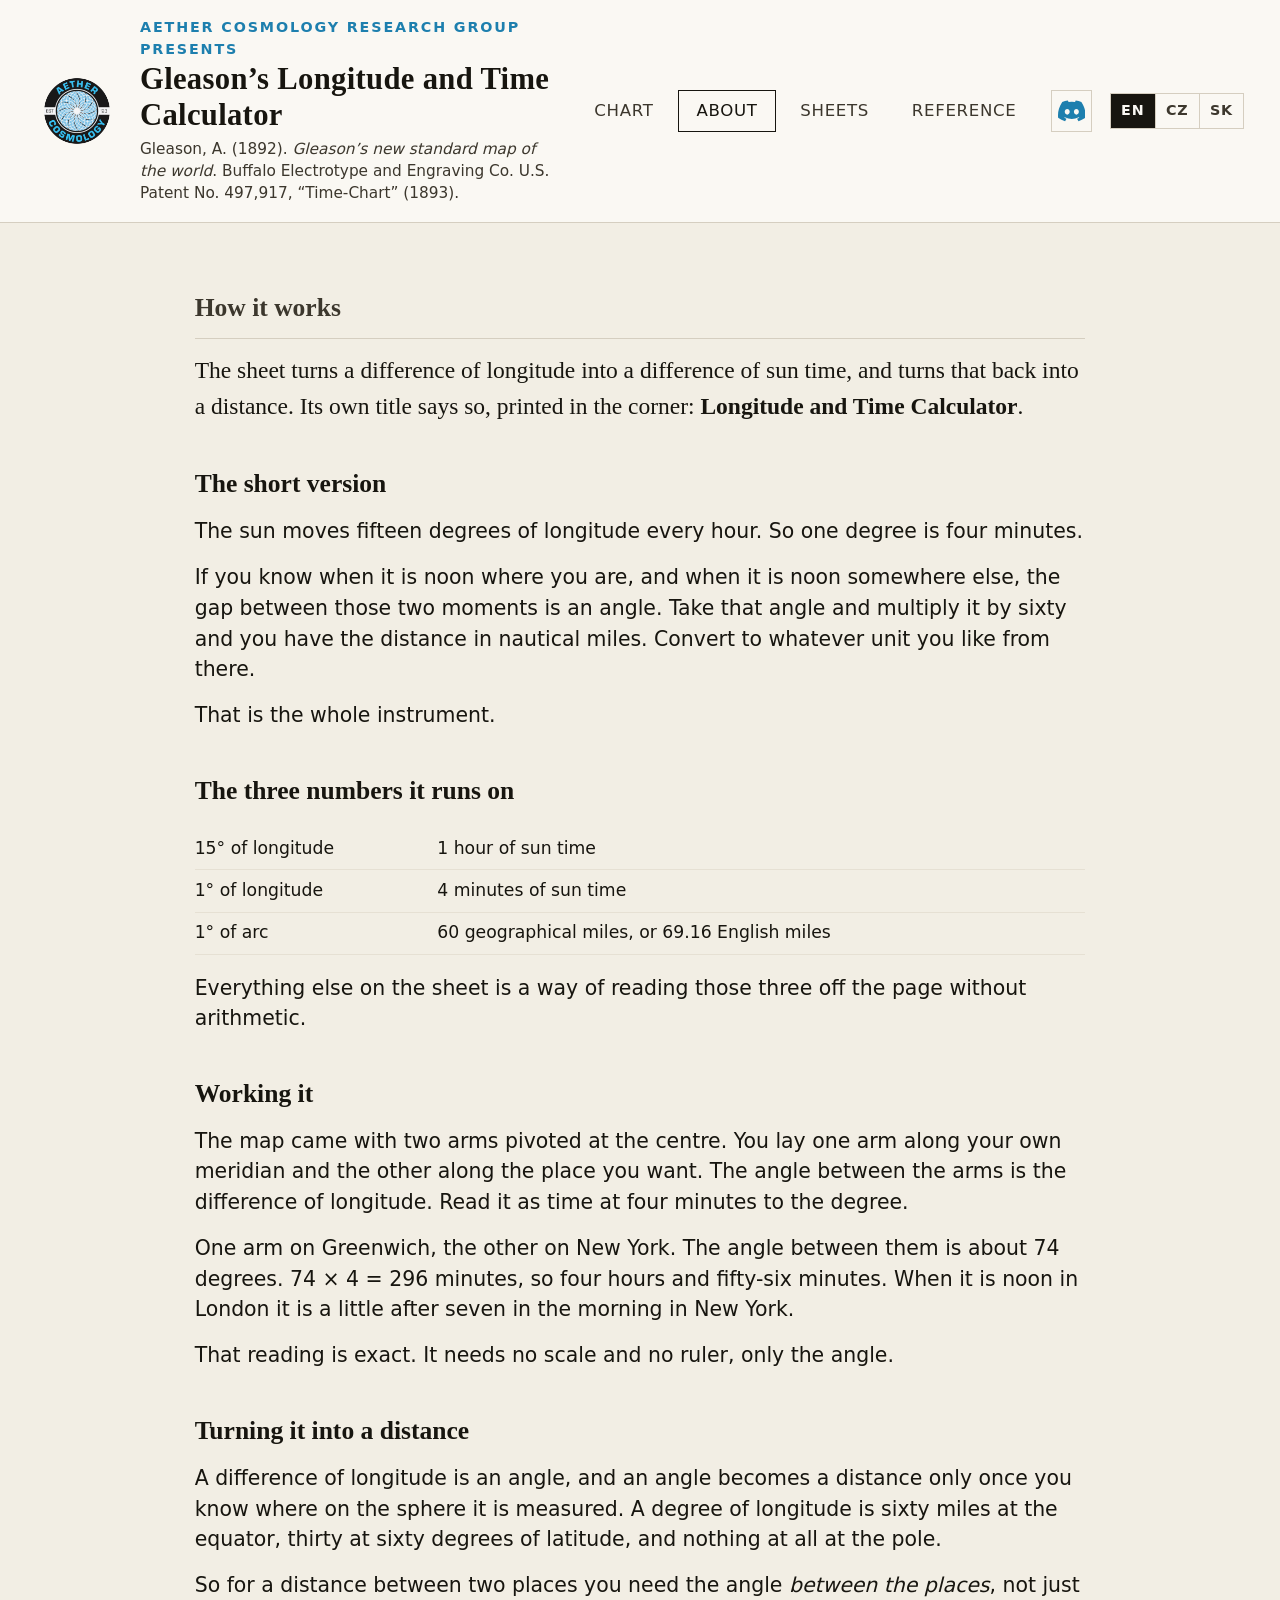
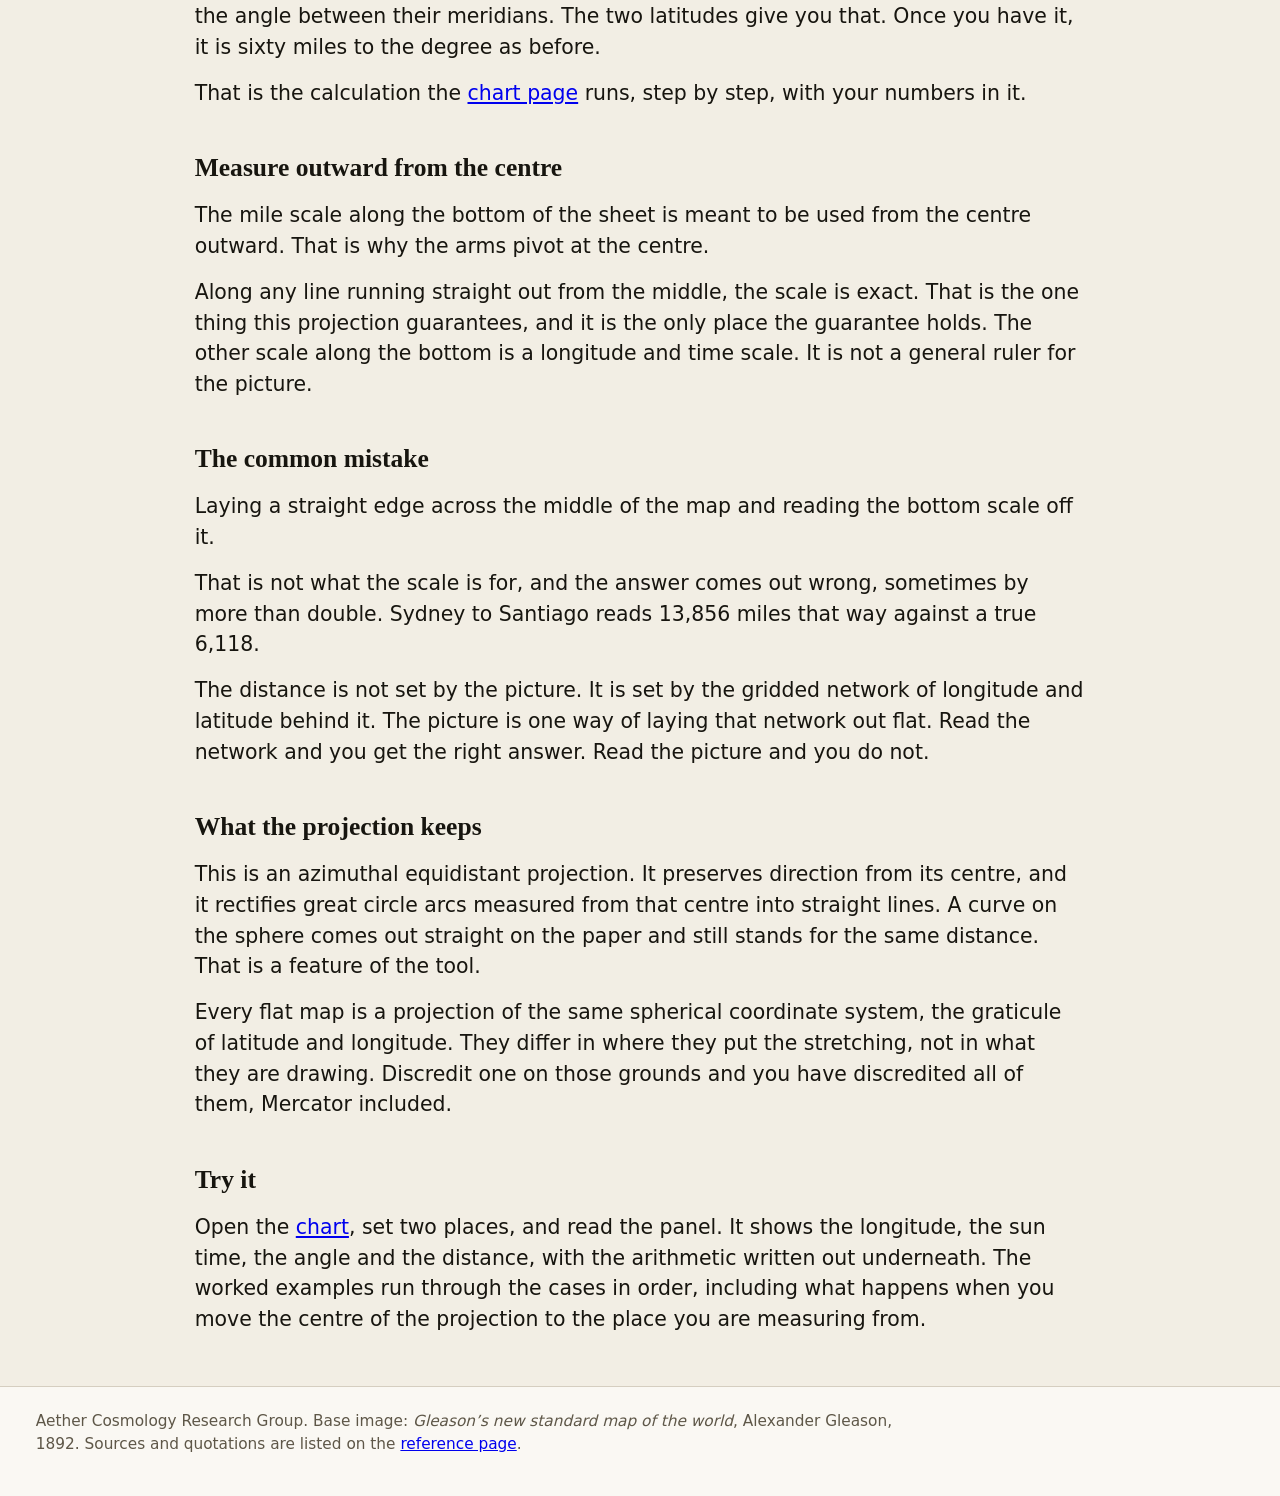
<file: about.html>
<!doctype html>
<html lang="en">
<head>
<meta charset="utf-8">
<meta name="viewport" content="width=device-width, initial-scale=1">
<title>How it works &mdash; Gleason's Longitude and Time Calculator</title>
<meta name="description" content="How the 1892 chart turns a difference of longitude into sun time, and sun time into distance.">
<link rel="stylesheet" href="css/chart.css">
</head>
<body>

<header class="masthead">
  <a class="brand" href="index.html" aria-label="Aether Cosmology Research Group">
    <img src="assets/ac_logo.png" width="320" height="320" alt="Aether Cosmology Research Group">
  </a>
  <div class="masthead-title">
    <p class="presents" data-i18n="site.presents">Aether Cosmology Research Group presents</p>
    <h1 data-i18n="site.title">Gleason&rsquo;s Longitude and Time Calculator</h1>
    <p class="sub" data-i18n="site.citation">Gleason, A. (1892). <i>Gleason&rsquo;s new standard map of the world</i>. Buffalo Electrotype and Engraving Co. U.S. Patent No. 497,917, &ldquo;Time-Chart&rdquo; (1893).</p>
  </div>
  <nav>
    <a href="index.html" data-i18n="nav.chart">Chart</a>
    <a class="current" href="about.html" data-i18n="nav.about">About</a>
    <a href="gallery.html" data-i18n="nav.sheets">Sheets</a>
    <a href="reference.html" data-i18n="nav.reference">Reference</a>
    <a class="discord" href="https://discord.gg/aethercosmology" target="_blank" rel="noopener"
       aria-label="Aether Cosmology on Discord" data-i18n="nav.discord" data-i18n-attr="title aria-label">
      <svg viewBox="0 0 24 24" aria-hidden="true" focusable="false"><path d="M20.317 4.369A19.79 19.79 0 0 0 15.432 3c-.21.375-.45.88-.617 1.283a18.4 18.4 0 0 0-5.628 0A12.6 12.6 0 0 0 8.56 3a19.74 19.74 0 0 0-4.886 1.372C.533 9.045-.32 13.58.108 18.057A19.9 19.9 0 0 0 6.15 21c.474-.646.897-1.333 1.26-2.055a12.9 12.9 0 0 1-1.986-.95c.166-.123.329-.251.486-.383a14.2 14.2 0 0 0 12.18 0c.159.135.322.263.486.383-.63.375-1.296.694-1.99.952.365.72.788 1.408 1.262 2.053a19.85 19.85 0 0 0 6.042-2.943c.5-5.177-.838-9.674-3.573-13.688ZM8.02 15.331c-1.183 0-2.157-1.085-2.157-2.42 0-1.332.955-2.418 2.157-2.418 1.21 0 2.185 1.096 2.166 2.419 0 1.334-.964 2.419-2.166 2.419Zm7.975 0c-1.183 0-2.157-1.085-2.157-2.42 0-1.332.955-2.418 2.157-2.418 1.21 0 2.185 1.096 2.166 2.419 0 1.334-.955 2.419-2.166 2.419Z"/></svg>
    </a>
    <span class="langs" id="langs"></span>
  </nav>
</header>

<article class="doc">

<h2 class="page-name" data-i18n="about.pagename">How it works</h2>

<p class="lead" data-i18n="about.lead">The sheet turns a difference of longitude into a difference of sun time, and turns that back into a distance. Its own title says so, printed in the corner: <b>Longitude and Time Calculator</b>.</p>

<h2 data-i18n="about.h1">The short version</h2>

<p data-i18n="about.p1">The sun moves fifteen degrees of longitude every hour. So one degree is four minutes.</p>

<p data-i18n="about.p2">If you know when it is noon where you are, and when it is noon somewhere else, the gap between those two moments is an angle. Take that angle and multiply it by sixty and you have the distance in nautical miles. Convert to whatever unit you like from there.</p>

<p data-i18n="about.p3">That is the whole instrument.</p>

<h2 data-i18n="about.h2">The three numbers it runs on</h2>

<table>
  <tr><td data-i18n="about.t1a">15&deg; of longitude</td><td data-i18n="about.t1b">1 hour of sun time</td></tr>
  <tr><td data-i18n="about.t2a">1&deg; of longitude</td><td data-i18n="about.t2b">4 minutes of sun time</td></tr>
  <tr><td data-i18n="about.t3a">1&deg; of arc</td><td data-i18n="about.t3b">60 geographical miles, or 69.16 English miles</td></tr>
</table>

<p data-i18n="about.p4">Everything else on the sheet is a way of reading those three off the page without arithmetic.</p>

<h2 data-i18n="about.h3">Working it</h2>

<p data-i18n="about.p5">The map came with two arms pivoted at the centre. You lay one arm along your own meridian and the other along the place you want. The angle between the arms is the difference of longitude. Read it as time at four minutes to the degree.</p>

<p data-i18n="about.p6">One arm on Greenwich, the other on New York. The angle between them is about 74 degrees. 74 &times; 4 = 296 minutes, so four hours and fifty-six minutes. When it is noon in London it is a little after seven in the morning in New York.</p>

<p data-i18n="about.p7">That reading is exact. It needs no scale and no ruler, only the angle.</p>

<h2 data-i18n="about.h4">Turning it into a distance</h2>

<p data-i18n="about.p8">A difference of longitude is an angle, and an angle becomes a distance only once you know where on the sphere it is measured. A degree of longitude is sixty miles at the equator, thirty at sixty degrees of latitude, and nothing at all at the pole.</p>

<p data-i18n="about.p9">So for a distance between two places you need the angle <i>between the places</i>, not just the angle between their meridians. The two latitudes give you that. Once you have it, it is sixty miles to the degree as before.</p>

<p data-i18n="about.p10">That is the calculation the <a href="index.html">chart page</a> runs, step by step, with your numbers in it.</p>

<h2 data-i18n="about.h5">Measure outward from the centre</h2>

<p data-i18n="about.p11">The mile scale along the bottom of the sheet is meant to be used from the centre outward. That is why the arms pivot at the centre.</p>

<p data-i18n="about.p12">Along any line running straight out from the middle, the scale is exact. That is the one thing this projection guarantees, and it is the only place the guarantee holds. The other scale along the bottom is a longitude and time scale. It is not a general ruler for the picture.</p>

<h2 data-i18n="about.h6">The common mistake</h2>

<p data-i18n="about.p13">Laying a straight edge across the middle of the map and reading the bottom scale off it.</p>

<p data-i18n="about.p14">That is not what the scale is for, and the answer comes out wrong, sometimes by more than double. Sydney to Santiago reads 13,856 miles that way against a true 6,118.</p>

<p data-i18n="about.p15">The distance is not set by the picture. It is set by the gridded network of longitude and latitude behind it. The picture is one way of laying that network out flat. Read the network and you get the right answer. Read the picture and you do not.</p>

<h2 data-i18n="about.h7">What the projection keeps</h2>

<p data-i18n="about.p16">This is an azimuthal equidistant projection. It preserves direction from its centre, and it rectifies great circle arcs measured from that centre into straight lines. A curve on the sphere comes out straight on the paper and still stands for the same distance. That is a feature of the tool.</p>

<p data-i18n="about.p17">Every flat map is a projection of the same spherical coordinate system, the graticule of latitude and longitude. They differ in where they put the stretching, not in what they are drawing. Discredit one on those grounds and you have discredited all of them, Mercator included.</p>

<h2 data-i18n="about.h8">Try it</h2>

<p data-i18n="about.p18">Open the <a href="index.html">chart</a>, set two places, and read the panel. It shows the longitude, the sun time, the angle and the distance, with the arithmetic written out underneath. The worked examples run through the cases in order, including what happens when you move the centre of the projection to the place you are measuring from.</p>

</article>

<footer class="foot">
  <p data-i18n="about.foot">Aether Cosmology Research Group. Base image: <i>Gleason&rsquo;s new standard map of the world</i>, Alexander Gleason, 1892. Sources and quotations are listed on the <a href="reference.html">reference page</a>.</p>
</footer>


<script type="module">
import { bootPage } from "./js/page.js";
await bootPage();
</script>

</body>
</html>
</file>
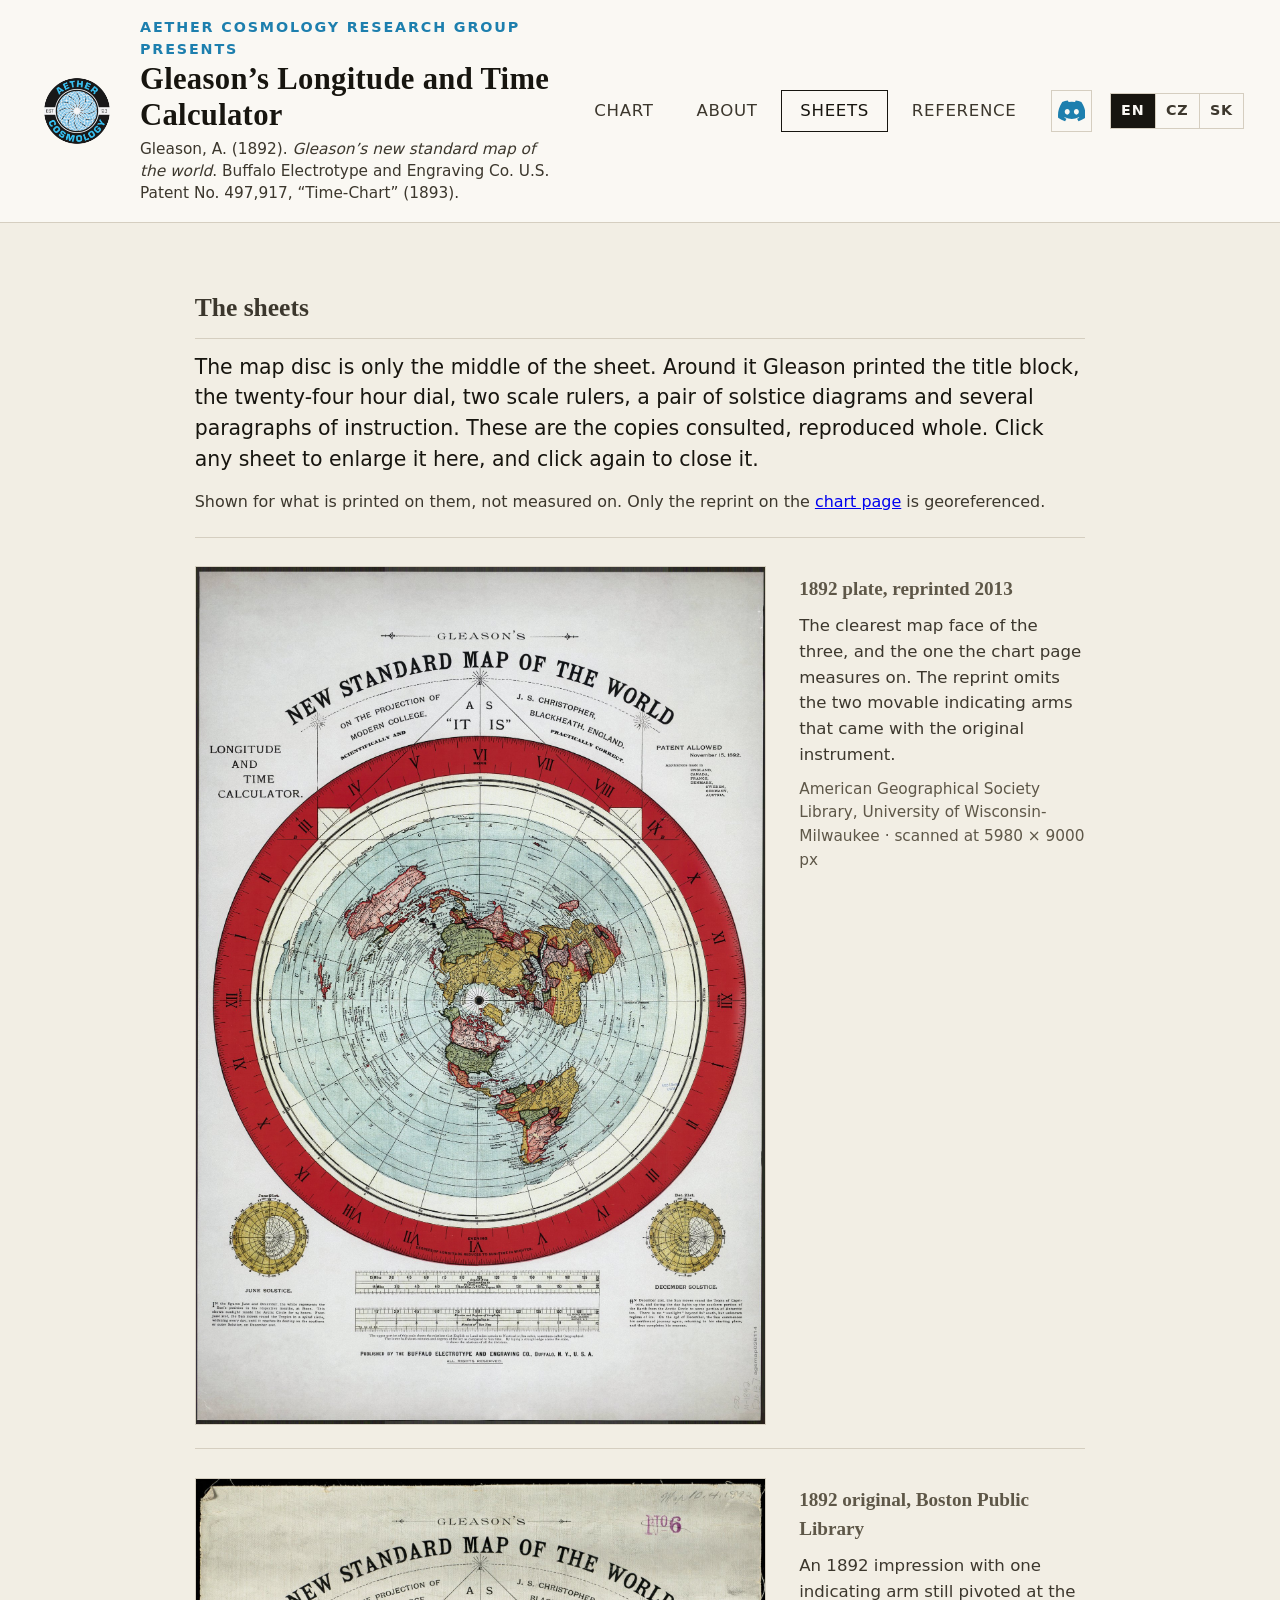
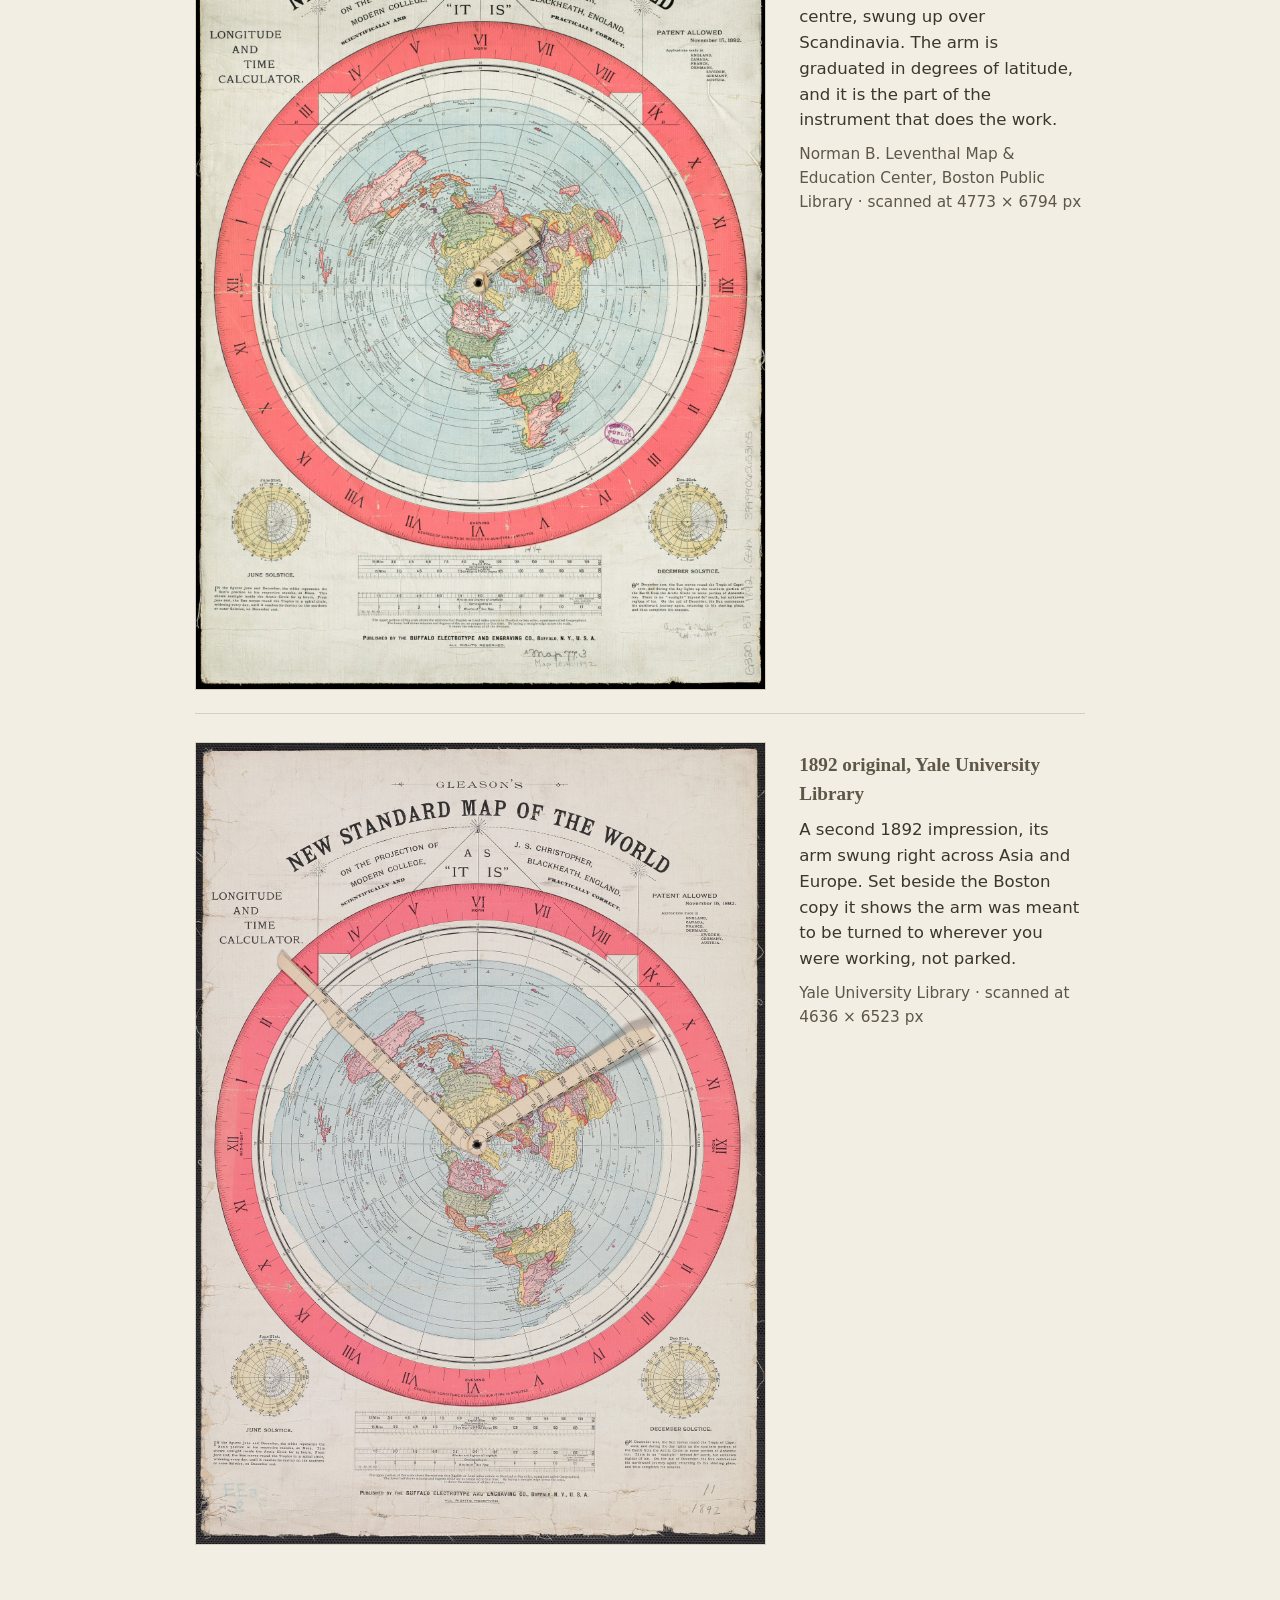
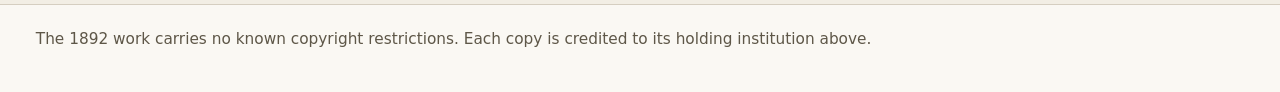
<file: gallery.html>
<!doctype html>
<html lang="en">
<head>
<meta charset="utf-8">
<meta name="viewport" content="width=device-width, initial-scale=1">
<title>The sheets &mdash; Gleason's Longitude and Time Calculator</title>
<meta name="description" content="Surviving copies of Gleason's 1892 sheet, shown whole.">
<link rel="stylesheet" href="css/chart.css">
</head>
<body>

<header class="masthead">
  <a class="brand" href="index.html" aria-label="Aether Cosmology Research Group">
    <img src="assets/ac_logo.png" width="320" height="320" alt="Aether Cosmology Research Group">
  </a>
  <div class="masthead-title">
    <p class="presents" data-i18n="site.presents">Aether Cosmology Research Group presents</p>
    <h1 data-i18n="site.title">Gleason&rsquo;s Longitude and Time Calculator</h1>
    <p class="sub" data-i18n="site.citation">Gleason, A. (1892). <i>Gleason&rsquo;s new standard map of the world</i>. Buffalo Electrotype and Engraving Co. U.S. Patent No. 497,917, &ldquo;Time-Chart&rdquo; (1893).</p>
  </div>
  <nav>
    <a href="index.html" data-i18n="nav.chart">Chart</a>
    <a href="about.html" data-i18n="nav.about">About</a>
    <a class="current" href="gallery.html" data-i18n="nav.sheets">Sheets</a>
    <a href="reference.html" data-i18n="nav.reference">Reference</a>
    <a class="discord" href="https://discord.gg/aethercosmology" target="_blank" rel="noopener"
       aria-label="Aether Cosmology on Discord" data-i18n="nav.discord" data-i18n-attr="title aria-label">
      <svg viewBox="0 0 24 24" aria-hidden="true" focusable="false"><path d="M20.317 4.369A19.79 19.79 0 0 0 15.432 3c-.21.375-.45.88-.617 1.283a18.4 18.4 0 0 0-5.628 0A12.6 12.6 0 0 0 8.56 3a19.74 19.74 0 0 0-4.886 1.372C.533 9.045-.32 13.58.108 18.057A19.9 19.9 0 0 0 6.15 21c.474-.646.897-1.333 1.26-2.055a12.9 12.9 0 0 1-1.986-.95c.166-.123.329-.251.486-.383a14.2 14.2 0 0 0 12.18 0c.159.135.322.263.486.383-.63.375-1.296.694-1.99.952.365.72.788 1.408 1.262 2.053a19.85 19.85 0 0 0 6.042-2.943c.5-5.177-.838-9.674-3.573-13.688ZM8.02 15.331c-1.183 0-2.157-1.085-2.157-2.42 0-1.332.955-2.418 2.157-2.418 1.21 0 2.185 1.096 2.166 2.419 0 1.334-.964 2.419-2.166 2.419Zm7.975 0c-1.183 0-2.157-1.085-2.157-2.42 0-1.332.955-2.418 2.157-2.418 1.21 0 2.185 1.096 2.166 2.419 0 1.334-.955 2.419-2.166 2.419Z"/></svg>
    </a>
    <span class="langs" id="langs"></span>
  </nav>
</header>

<article class="doc wide">

<h2 class="page-name" data-i18n="gallery.pagename">The sheets</h2>

<p data-i18n="gallery.lead">The map disc is only the middle of the sheet. Around it Gleason printed the title block, the twenty-four hour dial, two scale rulers, a pair of solstice diagrams and several paragraphs of instruction. These are the copies consulted, reproduced whole. Click any sheet to enlarge it here, and click again to close it.</p>

<p class="note" data-i18n="gallery.note">Shown for what is printed on them, not measured on. Only the reprint on the <a href="index.html">chart page</a> is georeferenced.</p>

<div id="sheets"></div>

</article>

<footer class="foot">
  <p data-i18n="gallery.foot">The 1892 work carries no known copyright restrictions. Each copy is credited to its holding institution above.</p>
</footer>

<script type="module">
import { bootPage } from "./js/page.js";
import { t } from "./js/i18n.js";
await bootPage();

const res = await fetch("assets/gallery.json");
const { sheets } = await res.json();
const host = document.getElementById("sheets");

for (const s of sheets) {
  const fig = document.createElement("figure");
  fig.className = "sheet-fig";

  const a = document.createElement("button");
  a.type = "button";
  a.className = "sheet-open";
  a.setAttribute("aria-label", t(`gallery.${s.id}.label`));

  const img = document.createElement("img");
  img.src = s.image;
  img.width = s.width;
  img.height = s.height;
  img.loading = "lazy";
  img.alt = t(`gallery.${s.id}.label`);
  a.append(img);
  a.addEventListener("click", () => openSheet(s.image, img.alt, t(`gallery.${s.id}.label`)));
  a.id = `sheet-${s.id}`;

  const cap = document.createElement("figcaption");
  const h = document.createElement("b");
  h.textContent = t(`gallery.${s.id}.label`);
  const note = document.createElement("p");
  note.textContent = t(`gallery.${s.id}.note`);
  const cred = document.createElement("p");
  cred.className = "cred";
  cred.textContent = `${s.holding} · ${t("gallery.scanned")} ${s.scan_px[0]} × ${s.scan_px[1]} px`;
  cap.append(h, note, cred);

  fig.append(a, cap);
  host.append(fig);
}

// Enlarging happens in place. Opening the file in a new tab leaves the page,
// and a 1700px sheet is a slow thing to hand to the browser's image viewer.
const box = document.createElement("div");
box.className = "lightbox";
box.hidden = true;

const bar = document.createElement("p");
bar.className = "lightbox-bar";

const big = document.createElement("img");
box.append(bar, big);
document.body.append(box);

function openSheet(src, alt, label) {
  big.src = src;
  big.alt = alt;
  bar.textContent = `${label} \u00b7 ${t("gallery.close")}`;
  box.hidden = false;
  box.scrollTop = 0;
  document.body.classList.add("locked");
}

function closeSheet() {
  box.hidden = true;
  big.removeAttribute("src");
  document.body.classList.remove("locked");
}

box.addEventListener("click", closeSheet);

// A sheet can be linked to enlarged, e.g. #sheet-boston
function openFromHash() {
  const el = document.getElementById(location.hash.slice(1));
  if (el && el.classList.contains("sheet-open")) el.click();
}
addEventListener("hashchange", openFromHash);
openFromHash();
addEventListener("keydown", (e) => {
  if (e.key === "Escape" && !box.hidden) closeSheet();
});
</script>

</body>
</html>
</file>
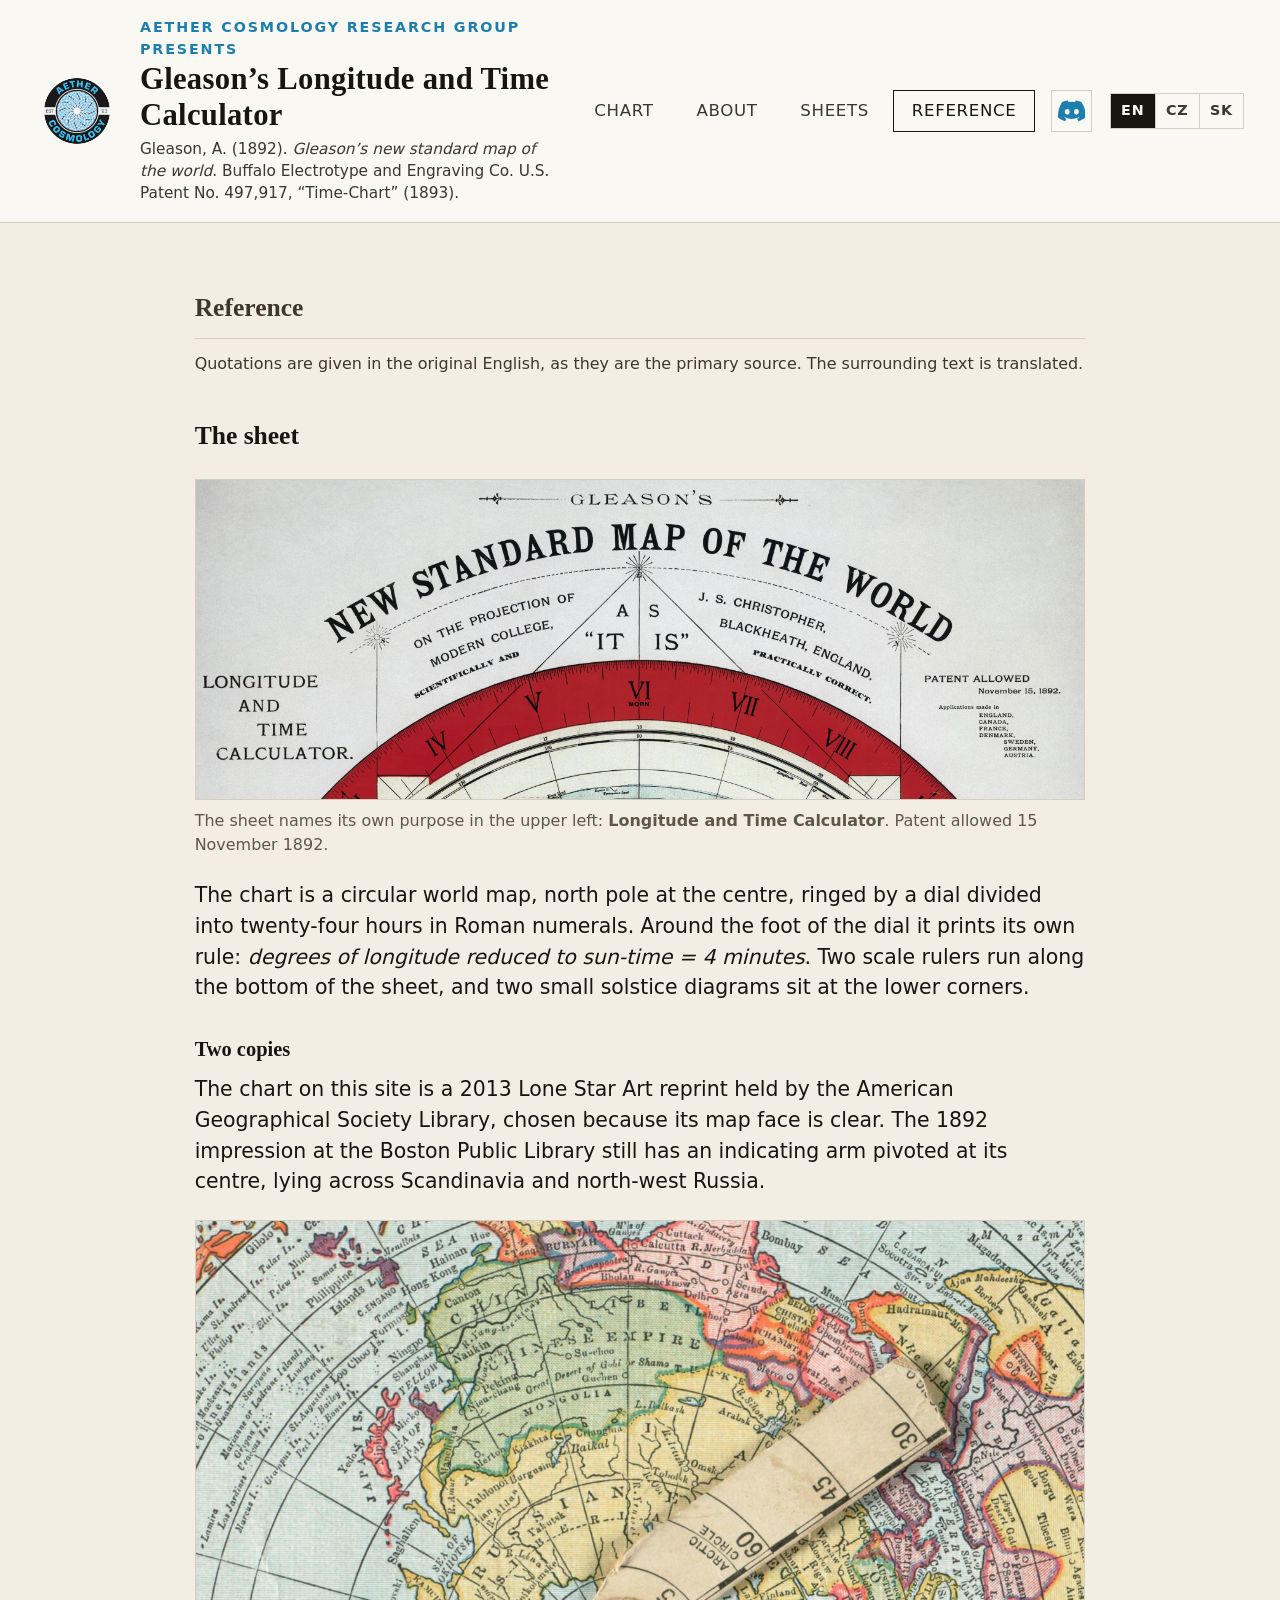
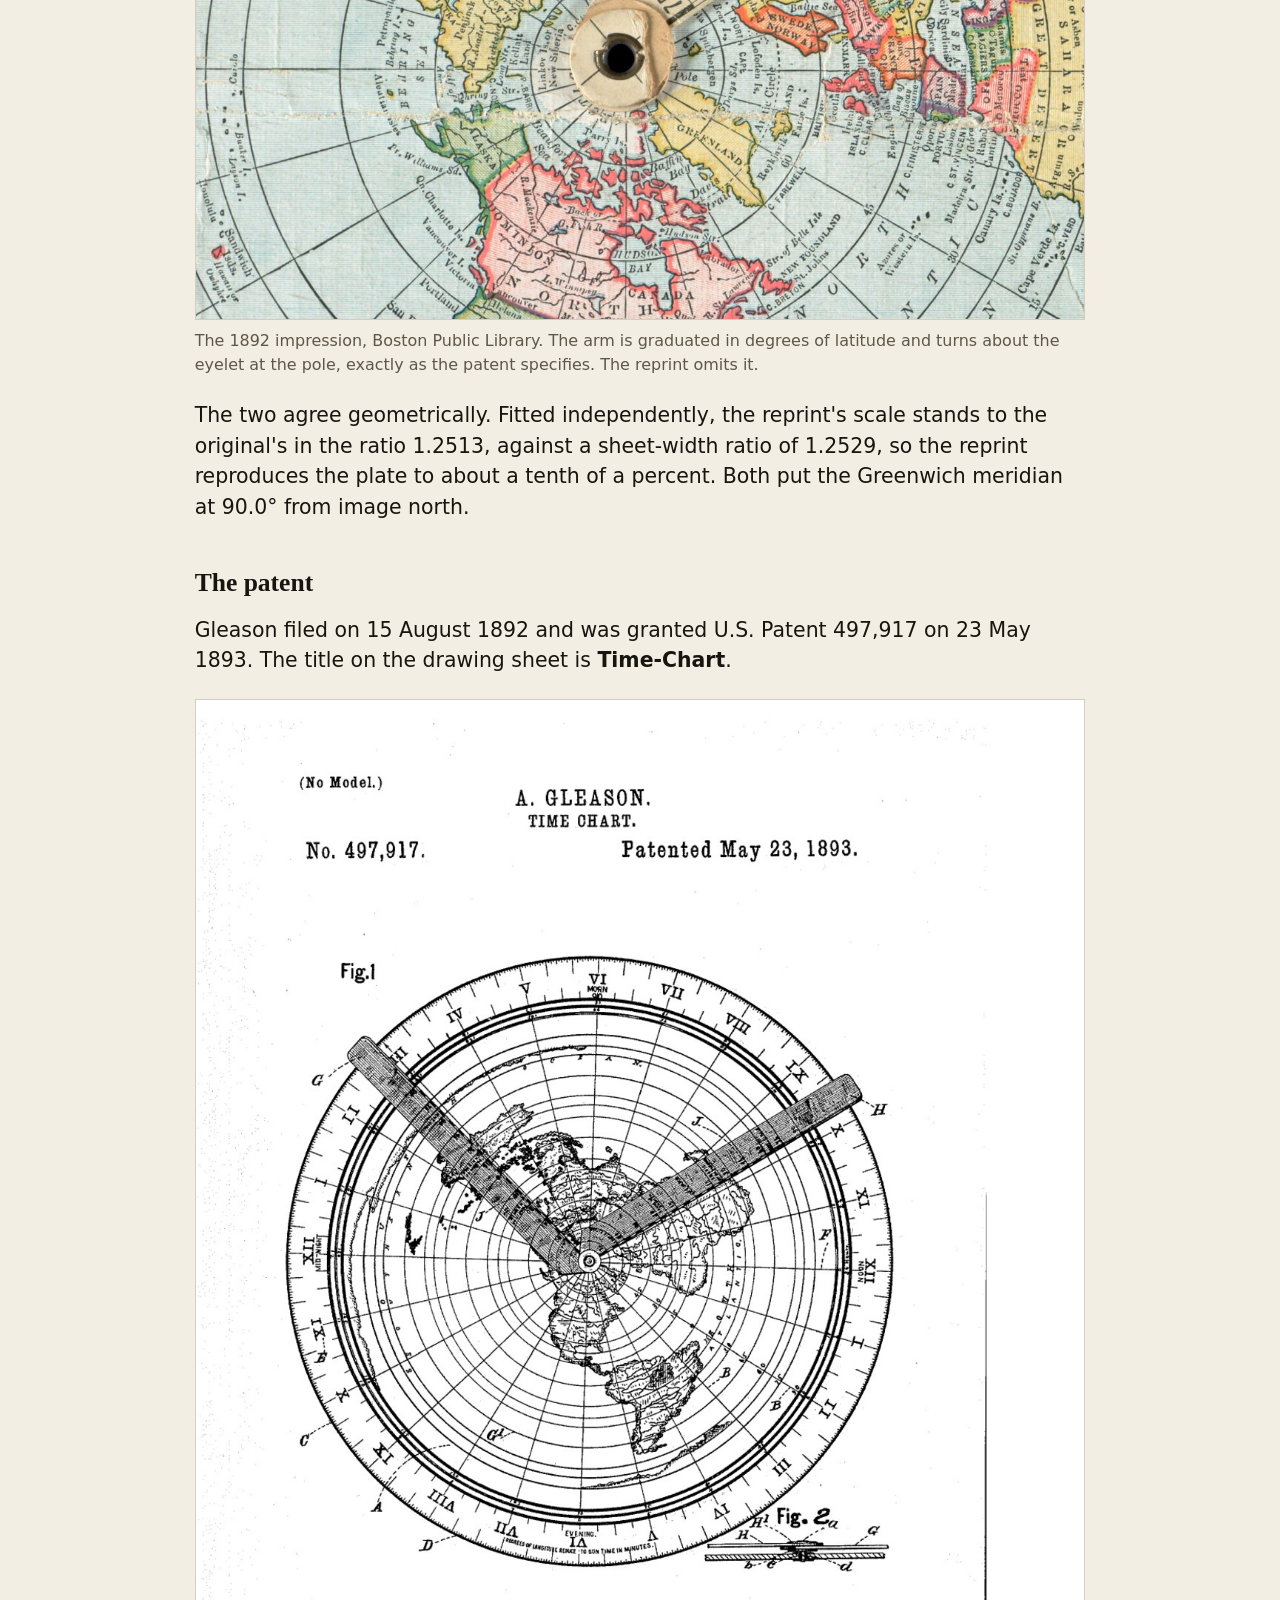
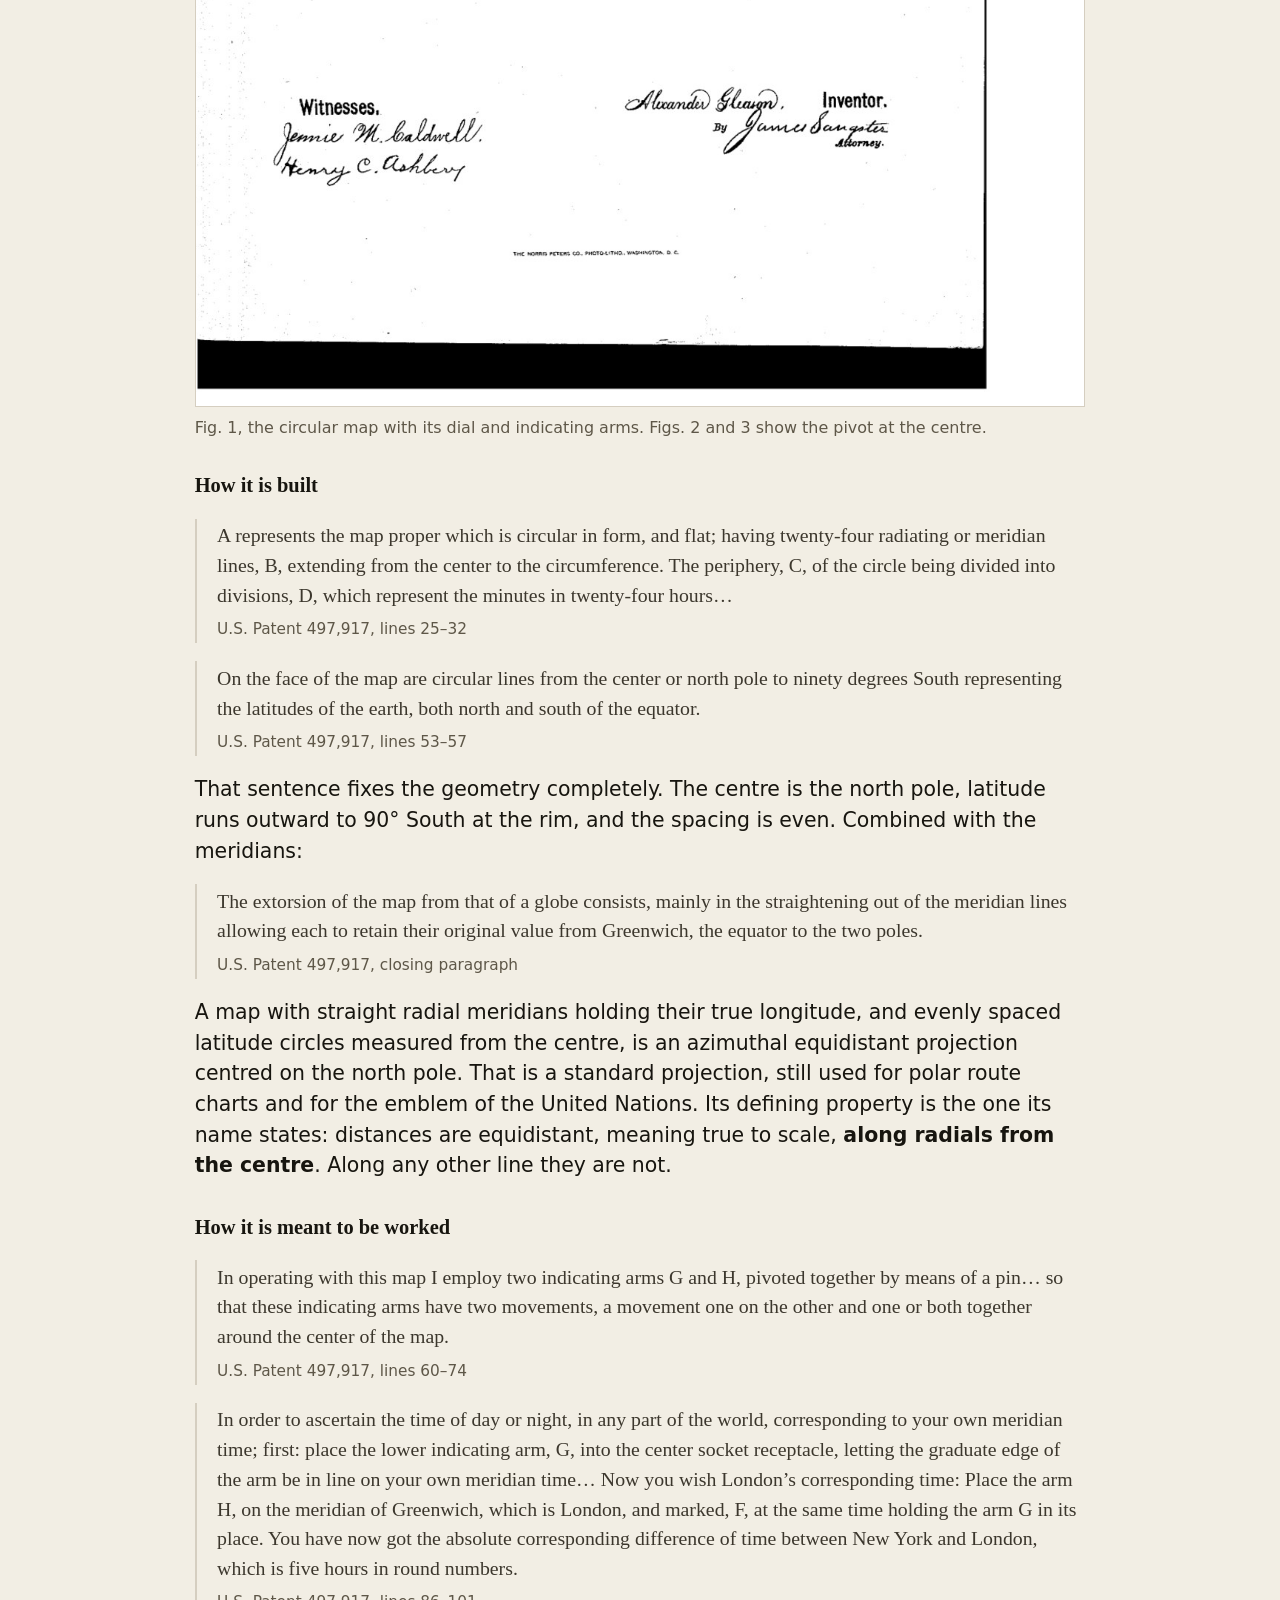
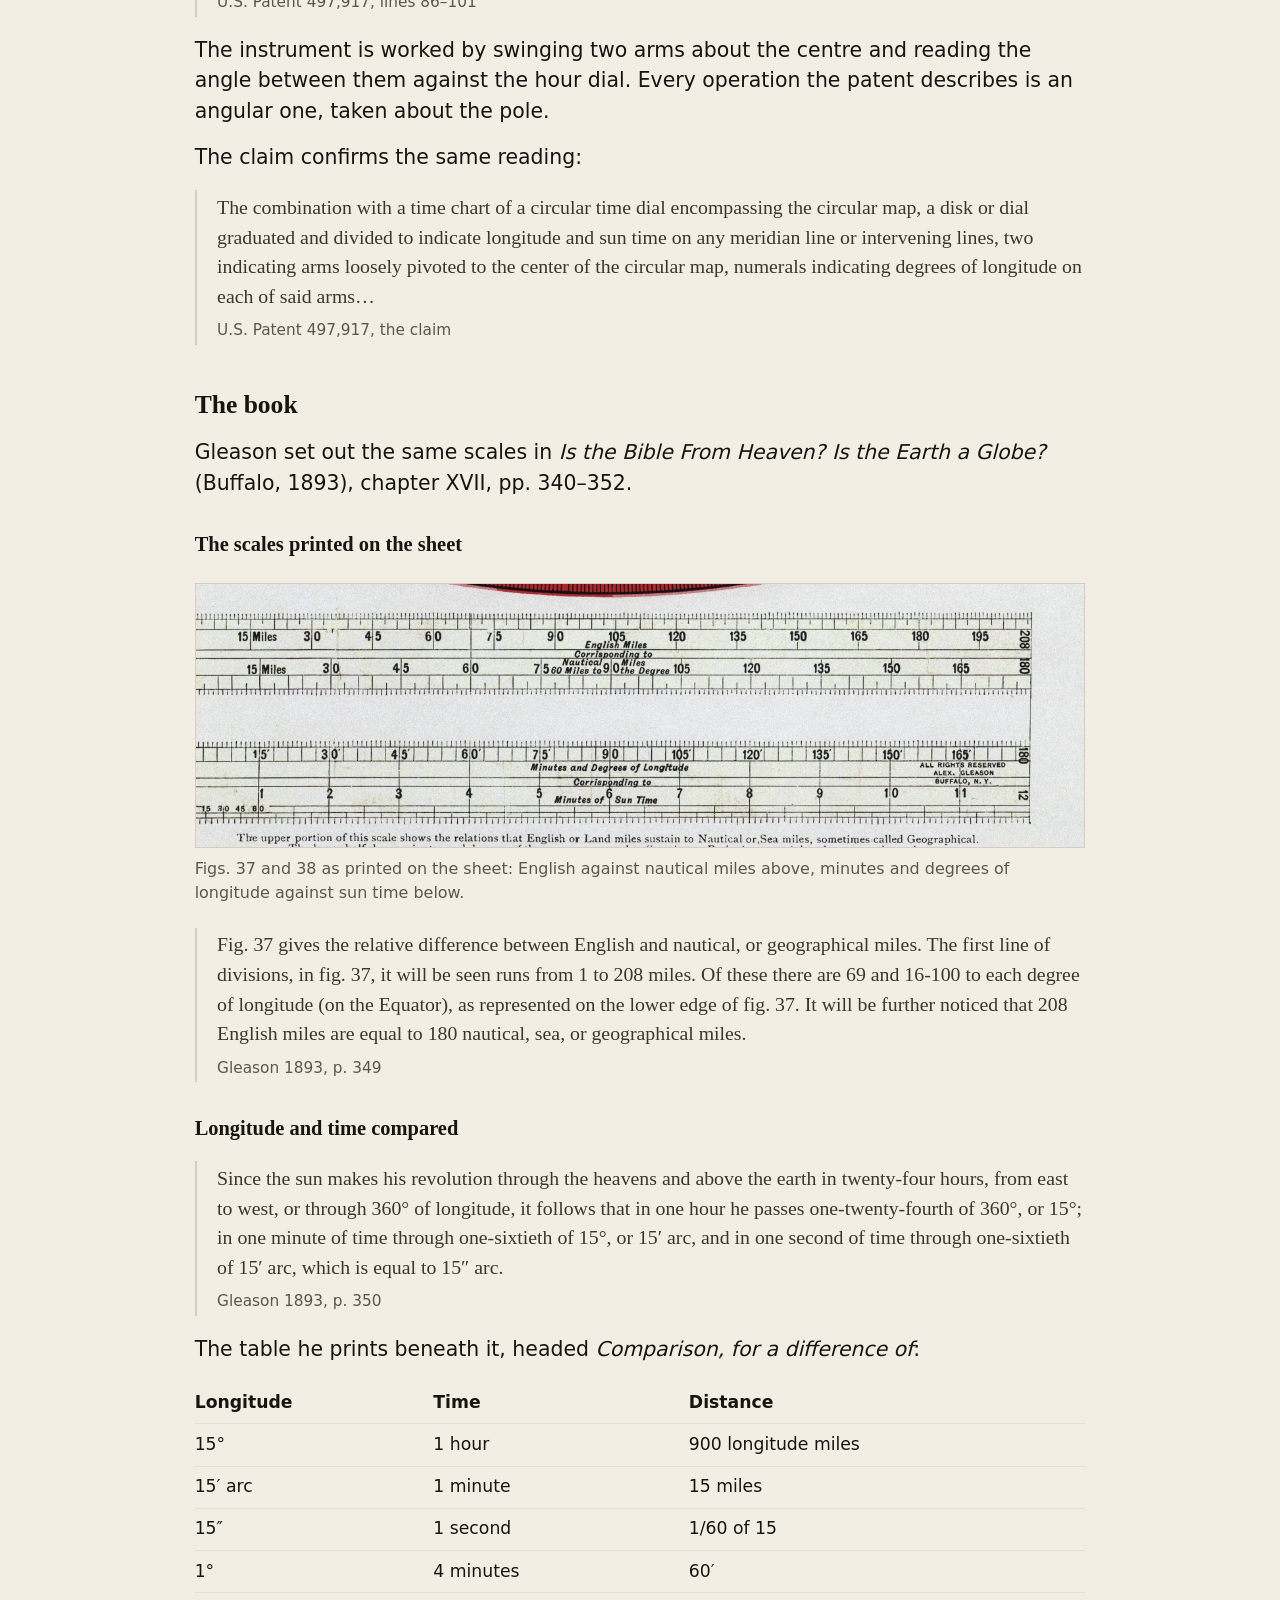
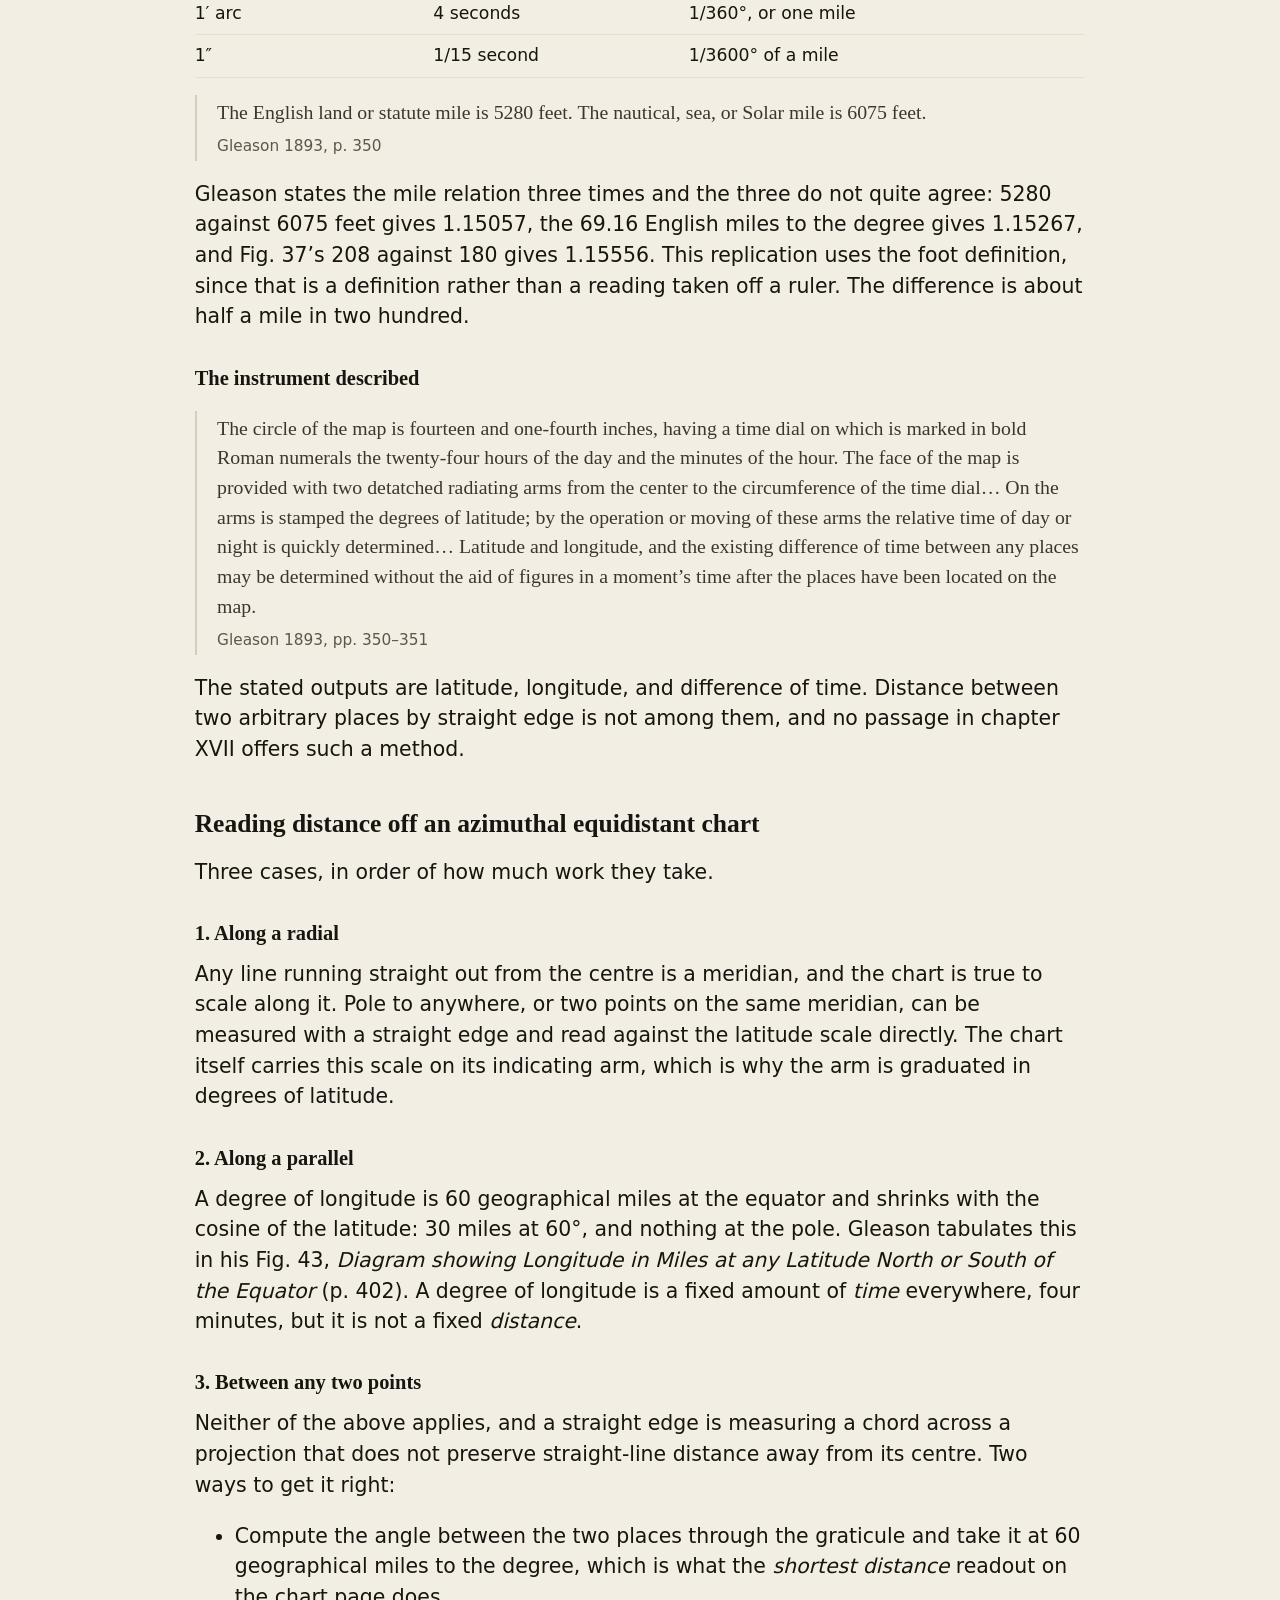
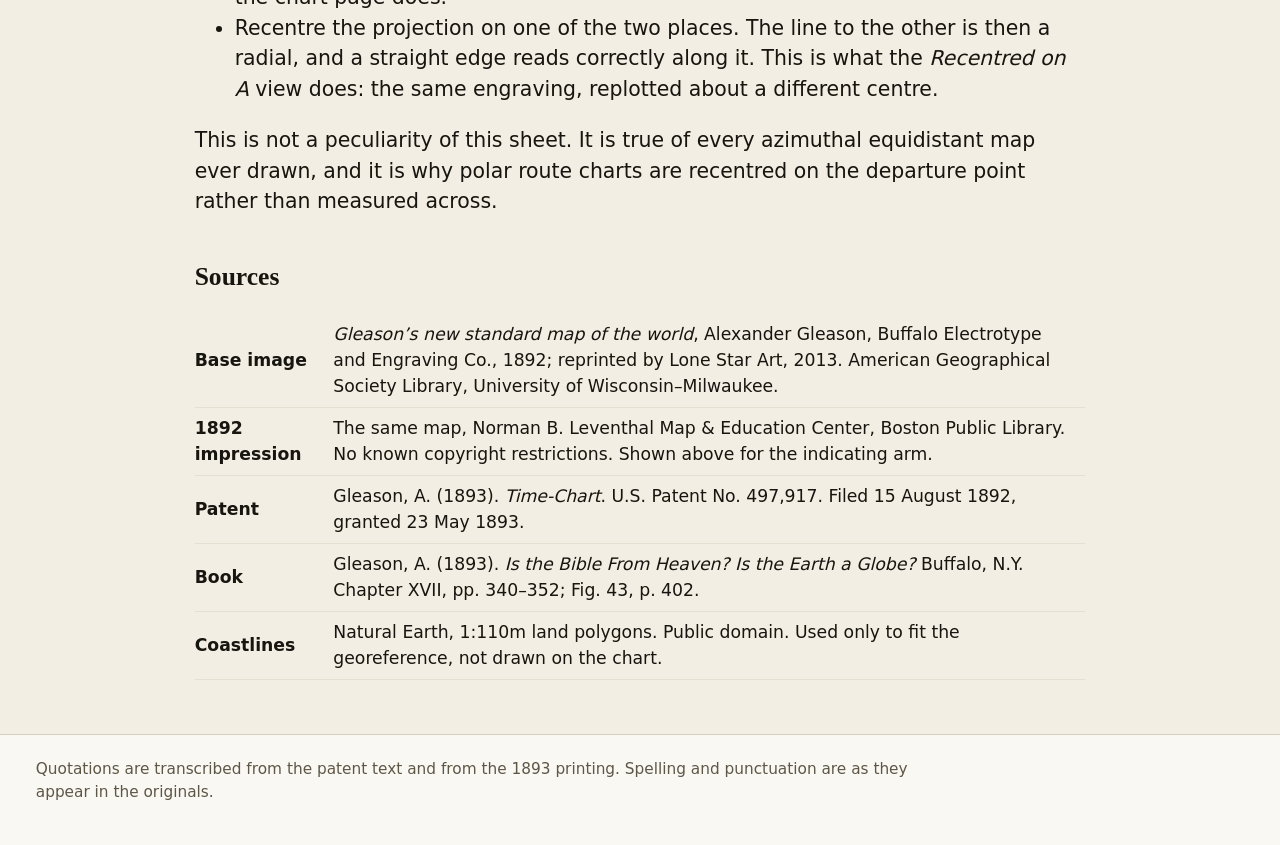
<file: reference.html>
<!doctype html>
<html lang="en">
<head>
<meta charset="utf-8">
<meta name="viewport" content="width=device-width, initial-scale=1">
<title>Reference &mdash; Gleason's Longitude and Time Calculator</title>
<meta name="description" content="The patent and the book passages that state how the 1892 chart is constructed and how it is meant to be read.">
<link rel="stylesheet" href="css/chart.css">
</head>
<body>

<header class="masthead">
  <a class="brand" href="index.html" aria-label="Aether Cosmology Research Group">
    <img src="assets/ac_logo.png" width="320" height="320" alt="Aether Cosmology Research Group">
  </a>
  <div class="masthead-title">
    <p class="presents" data-i18n="site.presents">Aether Cosmology Research Group presents</p>
    <h1 data-i18n="site.title">Gleason&rsquo;s Longitude and Time Calculator</h1>
    <p class="sub" data-i18n="site.citation">Gleason, A. (1892). <i>Gleason&rsquo;s new standard map of the world</i>. Buffalo Electrotype and Engraving Co. U.S. Patent No. 497,917, &ldquo;Time-Chart&rdquo; (1893).</p>
  </div>
  <nav>
    <a href="index.html" data-i18n="nav.chart">Chart</a>
    <a href="about.html" data-i18n="nav.about">About</a>
    <a href="gallery.html" data-i18n="nav.sheets">Sheets</a>
    <a class="current" href="reference.html" data-i18n="nav.reference">Reference</a>
    <a class="discord" href="https://discord.gg/aethercosmology" target="_blank" rel="noopener"
       aria-label="Aether Cosmology on Discord" data-i18n="nav.discord" data-i18n-attr="title aria-label">
      <svg viewBox="0 0 24 24" aria-hidden="true" focusable="false"><path d="M20.317 4.369A19.79 19.79 0 0 0 15.432 3c-.21.375-.45.88-.617 1.283a18.4 18.4 0 0 0-5.628 0A12.6 12.6 0 0 0 8.56 3a19.74 19.74 0 0 0-4.886 1.372C.533 9.045-.32 13.58.108 18.057A19.9 19.9 0 0 0 6.15 21c.474-.646.897-1.333 1.26-2.055a12.9 12.9 0 0 1-1.986-.95c.166-.123.329-.251.486-.383a14.2 14.2 0 0 0 12.18 0c.159.135.322.263.486.383-.63.375-1.296.694-1.99.952.365.72.788 1.408 1.262 2.053a19.85 19.85 0 0 0 6.042-2.943c.5-5.177-.838-9.674-3.573-13.688ZM8.02 15.331c-1.183 0-2.157-1.085-2.157-2.42 0-1.332.955-2.418 2.157-2.418 1.21 0 2.185 1.096 2.166 2.419 0 1.334-.964 2.419-2.166 2.419Zm7.975 0c-1.183 0-2.157-1.085-2.157-2.42 0-1.332.955-2.418 2.157-2.418 1.21 0 2.185 1.096 2.166 2.419 0 1.334-.955 2.419-2.166 2.419Z"/></svg>
    </a>
    <span class="langs" id="langs"></span>
  </nav>
</header>

<article class="doc">

<h2 class="page-name" data-i18n="ref.pagename">Reference</h2>
<p class="note" data-i18n="ref.quoteNote">Quotations are given in the original English, as they are the primary source. The surrounding text is translated.</p>


<h2 data-i18n="ref.01">The sheet</h2>

<figure>
  <img src="assets/titleblock.jpg" alt="Title block of the 1892 sheet">
  <figcaption data-i18n="ref.02">The sheet names its own purpose in the upper left: <b>Longitude and Time Calculator</b>. Patent allowed 15 November 1892.</figcaption>
</figure>

<p data-i18n="ref.03">The chart is a circular world map, north pole at the centre, ringed by a dial divided into twenty-four hours in Roman numerals. Around the foot of the dial it prints its own rule: <i>degrees of longitude reduced to sun-time = 4 minutes</i>. Two scale rulers run along the bottom of the sheet, and two small solstice diagrams sit at the lower corners.</p>

<h3 data-i18n="ref.04">Two copies</h3>

<p data-i18n="ref.05">The chart on this site is a 2013 Lone Star Art reprint held by the American Geographical Society Library, chosen because its map face is clear. The 1892 impression at the Boston Public Library still has an indicating arm pivoted at its centre, lying across Scandinavia and north-west Russia.</p>

<figure>
  <img src="assets/original_arm.jpg" alt="The indicating arm pivoted at the centre of the 1892 impression">
  <figcaption data-i18n="ref.06">The 1892 impression, Boston Public Library. The arm is graduated in degrees of latitude and turns about the eyelet at the pole, exactly as the patent specifies. The reprint omits it.</figcaption>
</figure>

<p data-i18n="ref.07">The two agree geometrically. Fitted independently, the reprint's scale stands to the original's in the ratio 1.2513, against a sheet-width ratio of 1.2529, so the reprint reproduces the plate to about a tenth of a percent. Both put the Greenwich meridian at 90.0&deg; from image north.</p>

<h2 data-i18n="ref.08">The patent</h2>

<p data-i18n="ref.09">Gleason filed on 15 August 1892 and was granted U.S. Patent 497,917 on 23 May 1893. The title on the drawing sheet is <b>Time-Chart</b>.</p>

<figure>
  <img src="assets/patent_fig1.jpg" alt="Drawing sheet of U.S. Patent 497,917">
  <figcaption data-i18n="ref.10">Fig. 1, the circular map with its dial and indicating arms. Figs. 2 and 3 show the pivot at the centre.</figcaption>
</figure>

<h3 data-i18n="ref.11">How it is built</h3>

<blockquote>
  A represents the map proper which is circular in form, and flat; having twenty-four radiating or meridian lines, B, extending from the center to the circumference. The periphery, C, of the circle being divided into divisions, D, which represent the minutes in twenty-four hours&hellip;
  <cite>U.S. Patent 497,917, lines 25&ndash;32</cite>
</blockquote>

<blockquote>
  On the face of the map are circular lines from the center or north pole to ninety degrees South representing the latitudes of the earth, both north and south of the equator.
  <cite>U.S. Patent 497,917, lines 53&ndash;57</cite>
</blockquote>

<p data-i18n="ref.12">That sentence fixes the geometry completely. The centre is the north pole, latitude runs outward to 90&deg; South at the rim, and the spacing is even. Combined with the meridians:</p>

<blockquote>
  The extorsion of the map from that of a globe consists, mainly in the straightening out of the meridian lines allowing each to retain their original value from Greenwich, the equator to the two poles.
  <cite>U.S. Patent 497,917, closing paragraph</cite>
</blockquote>

<p data-i18n="ref.13">A map with straight radial meridians holding their true longitude, and evenly spaced latitude circles measured from the centre, is an azimuthal equidistant projection centred on the north pole. That is a standard projection, still used for polar route charts and for the emblem of the United Nations. Its defining property is the one its name states: distances are equidistant, meaning true to scale, <b>along radials from the centre</b>. Along any other line they are not.</p>

<h3 data-i18n="ref.14">How it is meant to be worked</h3>

<blockquote>
  In operating with this map I employ two indicating arms G and H, pivoted together by means of a pin&hellip; so that these indicating arms have two movements, a movement one on the other and one or both together around the center of the map.
  <cite>U.S. Patent 497,917, lines 60&ndash;74</cite>
</blockquote>

<blockquote>
  In order to ascertain the time of day or night, in any part of the world, corresponding to your own meridian time; first: place the lower indicating arm, G, into the center socket receptacle, letting the graduate edge of the arm be in line on your own meridian time&hellip; Now you wish London&rsquo;s corresponding time: Place the arm H, on the meridian of Greenwich, which is London, and marked, F, at the same time holding the arm G in its place. You have now got the absolute corresponding difference of time between New York and London, which is five hours in round numbers.
  <cite>U.S. Patent 497,917, lines 86&ndash;101</cite>
</blockquote>

<p data-i18n="ref.15">The instrument is worked by swinging two arms about the centre and reading the angle between them against the hour dial. Every operation the patent describes is an angular one, taken about the pole.</p>

<p data-i18n="ref.16">The claim confirms the same reading:</p>

<blockquote>
  The combination with a time chart of a circular time dial encompassing the circular map, a disk or dial graduated and divided to indicate longitude and sun time on any meridian line or intervening lines, two indicating arms loosely pivoted to the center of the circular map, numerals indicating degrees of longitude on each of said arms&hellip;
  <cite>U.S. Patent 497,917, the claim</cite>
</blockquote>

<h2 data-i18n="ref.17">The book</h2>

<p data-i18n="ref.18">Gleason set out the same scales in <i>Is the Bible From Heaven? Is the Earth a Globe?</i> (Buffalo, 1893), chapter XVII, pp. 340&ndash;352.</p>

<h3 data-i18n="ref.19">The scales printed on the sheet</h3>

<figure>
  <img src="assets/rulers.jpg" alt="The two scale rulers printed along the foot of the sheet">
  <figcaption data-i18n="ref.20">Figs. 37 and 38 as printed on the sheet: English against nautical miles above, minutes and degrees of longitude against sun time below.</figcaption>
</figure>

<blockquote>
  Fig. 37 gives the relative difference between English and nautical, or geographical miles. The first line of divisions, in fig. 37, it will be seen runs from 1 to 208 miles. Of these there are 69 and 16-100 to each degree of longitude (on the Equator), as represented on the lower edge of fig. 37. It will be further noticed that 208 English miles are equal to 180 nautical, sea, or geographical miles.
  <cite>Gleason 1893, p. 349</cite>
</blockquote>

<h3 data-i18n="ref.21">Longitude and time compared</h3>

<blockquote>
  Since the sun makes his revolution through the heavens and above the earth in twenty-four hours, from east to west, or through 360&deg; of longitude, it follows that in one hour he passes one-twenty-fourth of 360&deg;, or 15&deg;; in one minute of time through one-sixtieth of 15&deg;, or 15&prime; arc, and in one second of time through one-sixtieth of 15&prime; arc, which is equal to 15&Prime; arc.
  <cite>Gleason 1893, p. 350</cite>
</blockquote>

<p data-i18n="ref.22">The table he prints beneath it, headed <i>Comparison, for a difference of</i>:</p>

<table>
  <tr><th data-i18n="ref.23">Longitude</th><th data-i18n="ref.24">Time</th><th data-i18n="dist.heading">Distance</th></tr>
  <tr><td data-i18n="ref.25">15&deg;</td><td data-i18n="ref.26">1 hour</td><td data-i18n="ref.27">900 longitude miles</td></tr>
  <tr><td data-i18n="ref.28">15&prime; arc</td><td data-i18n="ref.29">1 minute</td><td data-i18n="ref.30">15 miles</td></tr>
  <tr><td data-i18n="ref.31">15&Prime;</td><td data-i18n="ref.32">1 second</td><td data-i18n="ref.33">1/60 of 15</td></tr>
  <tr><td data-i18n="ref.34">1&deg;</td><td data-i18n="ref.35">4 minutes</td><td data-i18n="ref.36">60&prime;</td></tr>
  <tr><td data-i18n="ref.37">1&prime; arc</td><td data-i18n="ref.38">4 seconds</td><td data-i18n="ref.39">1/360&deg;, or one mile</td></tr>
  <tr><td data-i18n="ref.40">1&Prime;</td><td data-i18n="ref.41">1/15 second</td><td data-i18n="ref.42">1/3600&deg; of a mile</td></tr>
</table>

<blockquote>
  The English land or statute mile is 5280 feet. The nautical, sea, or Solar mile is 6075 feet.
  <cite>Gleason 1893, p. 350</cite>
</blockquote>

<p data-i18n="ref.43">Gleason states the mile relation three times and the three do not quite agree: 5280 against 6075 feet gives 1.15057, the 69.16 English miles to the degree gives 1.15267, and Fig. 37&rsquo;s 208 against 180 gives 1.15556. This replication uses the foot definition, since that is a definition rather than a reading taken off a ruler. The difference is about half a mile in two hundred.</p>

<h3 data-i18n="ref.44">The instrument described</h3>

<blockquote>
  The circle of the map is fourteen and one-fourth inches, having a time dial on which is marked in bold Roman numerals the twenty-four hours of the day and the minutes of the hour. The face of the map is provided with two detatched radiating arms from the center to the circumference of the time dial&hellip; On the arms is stamped the degrees of latitude; by the operation or moving of these arms the relative time of day or night is quickly determined&hellip; Latitude and longitude, and the existing difference of time between any places may be determined without the aid of figures in a moment&rsquo;s time after the places have been located on the map.
  <cite>Gleason 1893, pp. 350&ndash;351</cite>
</blockquote>

<p data-i18n="ref.45">The stated outputs are latitude, longitude, and difference of time. Distance between two arbitrary places by straight edge is not among them, and no passage in chapter XVII offers such a method.</p>

<h2 data-i18n="ref.46">Reading distance off an azimuthal equidistant chart</h2>

<p data-i18n="ref.47">Three cases, in order of how much work they take.</p>

<h3 data-i18n="ref.48">1. Along a radial</h3>
<p data-i18n="ref.49">Any line running straight out from the centre is a meridian, and the chart is true to scale along it. Pole to anywhere, or two points on the same meridian, can be measured with a straight edge and read against the latitude scale directly. The chart itself carries this scale on its indicating arm, which is why the arm is graduated in degrees of latitude.</p>

<h3 data-i18n="ref.50">2. Along a parallel</h3>
<p data-i18n="ref.51">A degree of longitude is 60 geographical miles at the equator and shrinks with the cosine of the latitude: 30 miles at 60&deg;, and nothing at the pole. Gleason tabulates this in his Fig. 43, <i>Diagram showing Longitude in Miles at any Latitude North or South of the Equator</i> (p. 402). A degree of longitude is a fixed amount of <i>time</i> everywhere, four minutes, but it is not a fixed <i>distance</i>.</p>

<h3 data-i18n="ref.52">3. Between any two points</h3>
<p data-i18n="ref.53">Neither of the above applies, and a straight edge is measuring a chord across a projection that does not preserve straight-line distance away from its centre. Two ways to get it right:</p>
<ul>
  <li>Compute the angle between the two places through the graticule and take it at 60 geographical miles to the degree, which is what the <i>shortest distance</i> readout on the chart page does.</li>
  <li>Recentre the projection on one of the two places. The line to the other is then a radial, and a straight edge reads correctly along it. This is what the <i data-i18n="mode.recentred">Recentred on A</i> view does: the same engraving, replotted about a different centre.</li>
</ul>

<p data-i18n="ref.54">This is not a peculiarity of this sheet. It is true of every azimuthal equidistant map ever drawn, and it is why polar route charts are recentred on the departure point rather than measured across.</p>

<h2 data-i18n="ref.55">Sources</h2>

<table>
  <tr><th data-i18n="ref.56">Base image</th><td data-i18n="ref.57"><i>Gleason&rsquo;s new standard map of the world</i>, Alexander Gleason, Buffalo Electrotype and Engraving Co., 1892; reprinted by Lone Star Art, 2013. American Geographical Society Library, University of Wisconsin&ndash;Milwaukee.</td></tr>
  <tr><th data-i18n="ref.58">1892 impression</th><td data-i18n="ref.59">The same map, Norman B. Leventhal Map &amp; Education Center, Boston Public Library. No known copyright restrictions. Shown above for the indicating arm.</td></tr>
  <tr><th data-i18n="ref.60">Patent</th><td data-i18n="ref.61">Gleason, A. (1893). <i>Time-Chart</i>. U.S. Patent No. 497,917. Filed 15 August 1892, granted 23 May 1893.</td></tr>
  <tr><th data-i18n="ref.62">Book</th><td data-i18n="ref.63">Gleason, A. (1893). <i>Is the Bible From Heaven? Is the Earth a Globe?</i> Buffalo, N.Y. Chapter XVII, pp. 340&ndash;352; Fig. 43, p. 402.</td></tr>
  <tr><th data-i18n="ref.64">Coastlines</th><td data-i18n="ref.65">Natural Earth, 1:110m land polygons. Public domain. Used only to fit the georeference, not drawn on the chart.</td></tr>
</table>

</article>

<footer class="foot">
  <p data-i18n="ref.foot">Quotations are transcribed from the patent text and from the 1893 printing. Spelling and punctuation are as they appear in the originals.</p>
</footer>


<script type="module">
import { bootPage } from "./js/page.js";
await bootPage();
</script>

</body>
</html>
</file>
<file: css/chart.css>
/* Restrained cartographic UI: paper ground, hairline rules, engraved-plate
   display face, tabular figures for every number. */

:root {
  --paper: #faf8f3;
  --paper-2: #f2eee4;
  --ink: #17150f;
  --ink-2: #3c372d;
  --ink-3: #5e5748;
  --rule: #d5cec0;
  --rule-2: #e6e0d3;
  --vermilion: #a4161a;   /* the hour ring */
  --teal: #0b7285;        /* point A */
  --amber: #8a6d1f;
  --serif: "Iowan Old Style", "Palatino Linotype", Palatino, "Book Antiqua", Georgia, serif;
  --sans: ui-sans-serif, system-ui, -apple-system, "Segoe UI", Roboto, Helvetica, Arial, sans-serif;
  --mono: ui-monospace, SFMono-Regular, "SF Mono", Menlo, Consolas, monospace;
  --stage-pad: 1rem;
  /* from the group's mark */
  --sky: #4bb4e6;
  --sky-ink: #1d7fae;
  --sky-wash: #eaf6fc;
}

* { box-sizing: border-box; }

/* One clamped root size drives every other size on the page. Narrow phone to
   wide desktop moves it from 15px to 20px, and everything scales with it. */
html {
  font-size: clamp(15px, 0.55vw + 13.4px, 24px);
  background: var(--paper-2);
}

/* font-size must not be restated on html: on the root element rem resolves
   against 16px, so a rem value here silently replaces the clamp above. */
body {
  margin: 0;
  background: var(--paper-2);
  color: var(--ink);
  font-family: var(--sans);
  font-size: 1rem;
  line-height: 1.5;
  -webkit-font-smoothing: antialiased;
}

/* ------------------------------------------------------------- masthead */

.masthead {
  display: grid;
  grid-template-columns: auto minmax(0, 1fr) auto;
  align-items: center;
  gap: 0.9rem 1.1rem;
  padding: 0.85rem 1.75rem;
  background: var(--paper);
  border-bottom: 1px solid var(--rule);
}

.brand { display: block; flex: none; line-height: 0; }

.brand img {
  display: block;
  width: 4rem;
  height: 4rem;
}

.masthead-title { min-width: 0; }

.presents {
  margin: 0;
  font-size: 0.7rem;
  font-weight: 600;
  letter-spacing: 0.13em;
  text-transform: uppercase;
  color: var(--sky-ink);
}

.masthead h1 {
  margin: 0.1rem 0 0;
  font-family: var(--serif);
  font-size: 1.5rem;
  font-weight: 600;
  letter-spacing: 0.01em;
  line-height: 1.15;
}

.masthead .sub {
  margin: 0.25rem 0 0;
  color: var(--ink-2);
  font-size: 0.75rem;
  line-height: 1.45;
}

.masthead nav { display: flex; align-items: center; gap: 0.25rem; }

.masthead nav a {
  padding: 0.375rem 0.875rem;
  color: var(--ink-2);
  text-decoration: none;
  font-size: 0.8125rem;
  letter-spacing: 0.04em;
  text-transform: uppercase;
  border: 1px solid transparent;
  white-space: nowrap;
}

.masthead nav a:hover { border-color: var(--rule); }
.masthead nav a.current { border-color: var(--ink); color: var(--ink); }

.masthead nav a.discord {
  display: grid;
  place-items: center;
  margin-left: 0.5rem;
  padding: 0.3rem;
  border-color: var(--rule);
}

.masthead nav a.discord svg {
  width: 1.35rem;
  height: 1.35rem;
  fill: var(--sky-ink);
}

.masthead nav a.discord:hover { border-color: var(--sky-ink); background: var(--sky-wash); }

.page-name {
  margin: 0 0 1.1rem;
  font-family: var(--serif);
  font-size: 1.1rem;
  font-weight: 600;
  color: var(--ink-2);
  padding-bottom: 0.5rem;
  border-bottom: 1px solid var(--rule);
}

/* --------------------------------------------------------------- layout */

.layout {
  display: grid;
  grid-template-columns: minmax(0, 1fr) clamp(22rem, 32vw, 38rem);
  gap: 0;
  align-items: start;
}

/* Controls stack in a column beside the chart rather than in a band above it,
   which leaves the full height for the engraving. */
/* Controls and the worked examples share a left column; the chart sits beside
   them and spans both rows. */
.stage {
  padding: var(--stage-pad) 1.25rem 1.25rem 1.75rem;
  display: grid;
  grid-template-columns: clamp(16rem, 20vw, 21rem) minmax(0, 1fr);
  grid-template-areas: "side chart";
  align-items: start;
  gap: 1rem;
}

/* The left column is exactly as tall as the chart beside it, so the examples
   scroll within it instead of running the page past the engraving. */
.side {
  grid-area: side;
  display: flex;
  flex-direction: column;
  gap: 1rem;
  max-height: calc(100vh - 9rem);
  max-height: calc(100dvh - 9rem);
}

/* All three columns end at the same depth. The chart is square and its width is
   whichever of the column or the viewport height is smaller, so its measured
   height is published as --chart-h and the two side columns take it. */
/* Only where the three really sit side by side. Below this the controls stack
   above the chart, so the column is taller than the chart by design. */
@media (min-width: 87.5rem) {
  .side { height: var(--chart-h, auto); max-height: none; }

  /* The panel's box starts at the top of the row while the chart starts one
     stage-padding below it, so the panel needs that much extra to finish level. */
  .panel { height: calc(var(--chart-h, 0px) + var(--stage-pad)); max-height: none; }
}

.stage-bar { flex: none; }
.canvas-wrap { grid-area: chart; }
/* Scrolls inside itself, so working through the lessons never pushes the chart
   or the readouts off screen. */
.lessons-card {
  flex: 1 1 auto;
  min-height: 0;
  overflow-y: auto;
  overscroll-behavior: contain;
}

/* The controls read as a card like everything else, and the instruction line
   fills what would otherwise be dead space beside the checkboxes. */
.stage-bar {
  flex: none;
  display: flex;
  flex-direction: column;
  align-items: stretch;
  gap: 0.5rem;
  background: var(--paper);
  border: 1px solid var(--rule);
  padding: 0.85rem 0.9rem 0.9rem;
}

.seg { display: flex; border: 1px solid var(--ink); }
.seg button { flex: 1; }  /* halves match, so the two toggles line up */

.seg button {
  appearance: none;
  border: 0;
  border-right: 1px solid var(--ink);
  background: transparent;
  color: var(--ink-2);
  font: inherit;
  font-size: 0.8125rem;
  white-space: nowrap;
  padding: 0.45rem 0.6rem;
  cursor: pointer;
}

.seg button:last-child { border-right: 0; }
.seg button.on { background: var(--ink); color: var(--paper); }

.stage-tools {
  display: grid;
  grid-template-columns: 1fr 1fr;
  align-items: center;
  gap: 0.5rem 0.6rem;
  margin-top: 0.35rem;
  font-size: 0.8125rem;
  color: var(--ink-2);
}

.stage-tools label { display: flex; align-items: center; gap: 0.375rem; cursor: pointer; }
.stage-tools label:has(:disabled) { opacity: 0.45; cursor: default; }
.stage-tools input { accent-color: var(--vermilion); }

button.ghost {
  appearance: none;
  background: transparent;
  border: 1px solid var(--rule);
  color: var(--ink-2);
  font: inherit;
  font-size: 0.8125rem;
  padding: 0.375rem 0.75rem;
  cursor: pointer;
}

button.ghost:hover { border-color: var(--ink); color: var(--ink); }

/* Square, and as large as fits both the column and the viewport height, so a
   wide screen shows a bigger chart instead of empty margins. */
/* Grows to fill the column, but max-width caps it so the square never runs
   past the bottom of the viewport. */
.canvas-wrap {
  position: relative;
  min-width: 0;
  max-width: calc(100vh - 9rem);
  max-width: calc(100dvh - 9rem);
  margin: 0 auto;
}

canvas#chart {
  display: block;
  width: 100%;
  height: auto;
  aspect-ratio: 1;
  background: var(--paper);
  border: 1px solid var(--rule);
  cursor: crosshair;
  touch-action: none;
}

.busy {
  position: absolute;
  inset: 0;
  display: grid;
  place-items: center;
  background: rgba(250, 248, 243, 0.82);
  font-size: 0.875rem;
  letter-spacing: 0.03em;
  color: var(--ink-2);
}

/* `display` on a class beats the hidden attribute, so restate it */
.busy[hidden] { display: none; }

.hint {
  margin: 0.55rem 0 0;
  padding-top: 0.6rem;
  border-top: 1px solid var(--rule-2);
  font-size: 0.8125rem;
  line-height: 1.55;
  color: var(--ink-2);
}

/* ---------------------------------------------------------------- panel */

.panel {
  padding: var(--stage-pad) 1.75rem 0 0.5rem;
  display: flex;
  flex-direction: column;
  gap: 0.875rem;
  overflow-y: auto;
  overscroll-behavior: contain;
}

.panel > :last-child { margin-bottom: 1rem; }

.card {
  background: var(--paper);
  border: 1px solid var(--rule);
  padding: 1rem 1.15rem 1.15rem;
}

.card.accent { border-left: 3px solid var(--vermilion); }

.card h2 {
  margin: 0 0 0.625rem;
  font-family: var(--serif);
  font-size: 1.0rem;
  font-weight: 600;
  letter-spacing: 0.01em;
}

.note {
  margin: 0 0 0.75rem;
  font-size: 0.7812rem;
  line-height: 1.55;
  color: var(--ink-2);
}

.note.tight { margin: 0.625rem 0 0; }

/* ---------------------------------------------------------------- points */

.pt + .pt { margin-top: 0.75rem; padding-top: 0.75rem; border-top: 1px solid var(--rule-2); }

.pt-head { display: flex; align-items: center; gap: 0.5rem; margin-bottom: 0.5rem; }
.pt-head b { font-size: 0.8125rem; letter-spacing: 0.05em; }

.dot { width: 0.625rem; height: 0.625rem; border-radius: 50%; border: 2px solid; flex: none; }
.dot.a { border-color: var(--teal); }
.dot.b { border-color: var(--vermilion); }

select.places {
  flex: 1;
  min-width: 0;
  font: inherit;
  font-size: 0.8125rem;
  padding: 0.3125rem 0.5rem;
  background: var(--paper);
  color: var(--ink);
  border: 1px solid var(--rule);
}

.pair { display: grid; grid-template-columns: 1fr 1fr; gap: 0.5rem; }

.pair label {
  display: flex;
  align-items: center;
  gap: 0.375rem;
  font-size: 0.75rem;
  color: var(--ink-3);
}

.pair input {
  width: 100%;
  min-width: 0;
  font-family: var(--mono);
  font-size: 0.8125rem;
  font-variant-numeric: tabular-nums;
  padding: 0.3125rem 0.4375rem;
  background: var(--paper);
  color: var(--ink);
  border: 1px solid var(--rule);
}

input:focus, select:focus { outline: 2px solid var(--amber); outline-offset: -1px; }

/* -------------------------------------------------------------- readouts */

table.read { width: 100%; border-collapse: collapse; }

table.read th {
  width: 56%;
  text-align: left;
  font-weight: 400;
  font-size: 0.7812rem;
  color: var(--ink-2);
  padding: 0.25rem 0.625rem 0.25rem 0;
  vertical-align: baseline;
}

table.read td {
  text-align: right;
  font-family: var(--mono);
  font-size: 0.8125rem;
  font-variant-numeric: tabular-nums;
  padding: 0.25rem 0;
  vertical-align: baseline;
  white-space: nowrap;
}

table.read td.big { font-size: 1.0rem; font-weight: 600; }
table.read td.muted { color: var(--ink-2); font-size: 0.75rem; }
table.read td.warn { color: var(--vermilion); font-weight: 600; }
table.read tr.rule th, table.read tr.rule td { border-top: 1px solid var(--rule-2); padding-top: 0.5625rem; }

.tag {
  display: inline-block;
  font-size: 0.625rem;
  letter-spacing: 0.08em;
  text-transform: uppercase;
  border: 1px solid var(--rule);
  padding: 0 0.3125rem;
  margin-left: 0.375rem;
  color: var(--ink-3);
}

.strip {
  display: block;
  width: 100%;
  height: auto;
  border: 1px solid var(--rule);
  margin-bottom: 0.75rem;
  background: var(--paper);
}

/* -------------------------------------------------------------- lessons */

ol.lessons { margin: 0; padding-left: 1.125rem; display: flex; flex-direction: column; gap: 0.5625rem; }
ol.lessons li { font-size: 0.8125rem; }

ol.lessons button {
  appearance: none;
  background: none;
  border: 0;
  border-bottom: 1px solid var(--rule);
  padding: 0 0 0.0625rem;
  font: inherit;
  font-size: 0.8125rem;
  color: var(--ink);
  cursor: pointer;
  text-align: left;
}

ol.lessons button:hover { border-color: var(--ink); }
ol.lessons p { margin: 0.125rem 0 0; font-size: 0.8125rem; line-height: 1.5; color: var(--ink-2); }

/* ---------------------------------------------------------------- footer */

.foot {
  padding: 1.125rem 1.75rem 1.75rem;
  border-top: 1px solid var(--rule);
  background: var(--paper);
  font-size: 0.75rem;
  color: var(--ink-3);
}

.foot p { margin: 0 0 0.25rem; max-width: 90ch; }
.muted { color: var(--ink-3); }

/* ----------------------------------------------------------- reference */

.doc { max-width: 74ch; margin: 0 auto; padding: 1.75rem; }
.doc h2 { font-family: var(--serif); font-size: 1.25rem; margin: 2.0rem 0 0.625rem; font-weight: 600; }
.doc h3 { font-family: var(--serif); font-size: 1.0rem; margin: 1.5rem 0 0.5rem; font-weight: 600; }
.doc p { margin: 0 0 0.75rem; }
.doc figure { margin: 1.125rem 0; }
.doc figure img { display: block; width: 100%; height: auto; border: 1px solid var(--rule); background: var(--paper); }
.doc figcaption { margin-top: 0.4375rem; font-size: 0.7812rem; color: var(--ink-3); }
.doc blockquote {
  margin: 0.875rem 0;
  padding: 0.125rem 0 0.125rem 1.0rem;
  border-left: 2px solid var(--rule);
  font-family: var(--serif);
  font-size: 0.9688rem;
  color: var(--ink-2);
}
.doc blockquote cite { display: block; margin-top: 0.375rem; font-family: var(--sans); font-size: 0.75rem; font-style: normal; color: var(--ink-3); }
.doc table { width: 100%; border-collapse: collapse; margin: 0.875rem 0; font-size: 0.8438rem; }
.doc th, .doc td { text-align: left; padding: 0.375rem 0.625rem 0.375rem 0; border-bottom: 1px solid var(--rule-2); }
.doc td { font-variant-numeric: tabular-nums; }

/* --------------------------------------------------------------- narrow */

@media (max-width: 87.5rem) {
  /* Stacked, the chart belongs between the controls and the examples, so the
     column wrapper steps out of the way and its children join the grid. */
  .stage {
    grid-template-columns: minmax(0, 1fr);
    grid-template-areas: "bar" "chart" "notes";
    gap: 0.7rem;
  }
  .side { display: contents; }
  .stage-bar { grid-area: bar; }
  .lessons-card { grid-area: notes; }
  .panel { height: auto; overflow-y: visible; }
  /* stacked, there is nothing beside it to keep in view */
  .lessons-card { overflow-y: visible; }
  .stage-bar { flex-direction: row; flex-wrap: wrap; align-items: center; gap: 0.6rem 0.9rem; }
  .stage-tools { flex-direction: row; flex-wrap: wrap; margin-top: 0; gap: 0.9rem; }
  .canvas-wrap { max-width: calc(100dvh - 13rem); }
}

@media (max-width: 68rem) {
  .layout { grid-template-columns: 1fr; }

  /* Narrow screens put the controls back above the chart, where a column of
     them would eat width the engraving needs. */
  .stage { padding: 0.75rem; gap: 0.6rem; }
  .stage-tools { flex-direction: row; flex-wrap: wrap; margin-top: 0; width: 100%; }
  .canvas-wrap { max-width: calc(100dvh - 14rem); }
  .panel { padding: 0 0.75rem 2rem; overflow-y: visible; height: auto; }
  .masthead {
    grid-template-columns: auto minmax(0, 1fr);
    padding: 0.8rem 0.75rem;
    gap: 0.5rem 0.7rem;
  }
  .masthead nav { grid-column: 1 / -1; flex-wrap: wrap; gap: 0.25rem 0.3rem; }
  .brand img { width: 3rem; height: 3rem; }
  .masthead h1 { font-size: 1.2rem; }

  /* Room for the panel to start below the fold rather than crushing the chart */
  .canvas-wrap { width: min(100%, calc(100dvh - 9rem)); }

  /* Bigger hit areas for fingers */
  .seg button { padding: 0.6rem 0.9rem; }
  .stage-tools { gap: 0.9rem 1.1rem; flex-wrap: wrap; }
  .stage-tools label { padding: 0.25rem 0; }
  .stage-tools input { width: 1.1rem; height: 1.1rem; }
  select.places, .pair input { padding: 0.55rem 0.6rem; }
  ol.lessons button { padding: 0.3rem 0; }
  .doc { padding: 1.25rem 0.9rem 2rem; }
  .sheet-fig { margin-top: 1.4rem; }
  .eq { padding: 0.6rem 0.7rem; }
}
}

/* ------------------------------------------------------------- the sheets */

.doc.wide { max-width: 62rem; }

.seg.small button { padding: 0.3125rem 0.6875rem; font-size: 0.7812rem; }

.sheet-fig {
  margin: 1.625rem 0 0;
  padding-top: 1.375rem;
  border-top: 1px solid var(--rule);
  display: grid;
  grid-template-columns: minmax(0, 1fr) clamp(14rem, 22vw, 20rem);
  gap: 1.625rem;
  align-items: start;
}

.sheet-fig img {
  display: block;
  width: 100%;
  height: auto;
  border: 1px solid var(--rule);
  background: var(--paper);
}

.sheet-fig figcaption { font-size: 0.8125rem; }
.sheet-fig figcaption b { display: block; font-family: var(--serif); font-size: 0.9375rem; margin-bottom: 0.4375rem; }
.sheet-fig figcaption p { margin: 0 0 0.5rem; color: var(--ink-2); line-height: 1.55; }
.sheet-fig figcaption p.cred { color: var(--ink-3); font-size: 0.75rem; }

@media (max-width: 860px) {
  .sheet-fig { grid-template-columns: 1fr; gap: 0.875rem; }
}

ol.lessons li.on > button { border-color: var(--ink); font-weight: 600; }

ol.lessons .detail {
  margin-top: 0.5625rem;
  padding-left: 0.6875rem;
  border-left: 2px solid var(--vermilion);
}

ol.lessons .detail p {
  margin: 0 0 0.5625rem;
  font-size: 0.7812rem;
  line-height: 1.6;
  color: var(--ink-2);
}

ol.lessons .detail p:last-child { margin-bottom: 0; }

table.read td.sub { font-size: 0.75rem; font-weight: 500; }

/* Unit sub-lines span both columns so a long one cannot widen the label
   column or push the table past the card. */
table.read td.alt { white-space: normal; padding-top: 0; padding-bottom: 0.4375rem; }

/* ------------------------------------------------------- worked equations */

.eq {
  margin-top: 0.875rem;
  padding: 0.6875rem 0.8125rem;
  background: var(--paper-2);
  border-left: 2px solid var(--rule);
  font-family: var(--mono);
  font-size: 0.7188rem;
  line-height: 1.75;
  color: var(--ink-3);
  overflow-x: auto;
}

.eq h3 {
  margin: 0.6875rem 0 0.1875rem;
  font-family: var(--sans);
  font-size: 0.625rem;
  font-weight: 600;
  letter-spacing: 0.08em;
  text-transform: uppercase;
  color: var(--ink-3);
}

.eq h3:first-child { margin-top: 0; }
.eq div { white-space: pre; }
.eq .v { color: var(--ink); }
.eq .r { color: var(--ink); font-weight: 600; }

/* ---------------------------------------------------------- enlarged sheet */

.sheet-open {
  display: block;
  width: 100%;
  padding: 0;
  border: 0;
  background: none;
  cursor: zoom-in;
}

.lightbox {
  position: fixed;
  inset: 0;
  z-index: 50;
  overflow: auto;
  overscroll-behavior: contain;
  background: rgba(23, 21, 15, 0.94);
  padding: 0.75rem;
  cursor: zoom-out;
  text-align: center;
}

.lightbox[hidden] { display: none; }

.lightbox-bar {
  position: sticky;
  top: 0;
  margin: 0 0 0.6rem;
  font-size: 0.75rem;
  letter-spacing: 0.06em;
  text-transform: uppercase;
  color: var(--paper-2);
}

/* Shown at the delivered width so the fine print is legible, and scrolled
   rather than squeezed to fit. */
.lightbox img {
  display: inline-block;
  width: min(100%, 1700px);
  height: auto;
  background: var(--paper);
}

body.locked { overflow: hidden; }

.doc .lead {
  font-family: var(--serif);
  font-size: 1.15rem;
  line-height: 1.55;
  color: var(--ink);
  margin: 0 0 1.5rem;
}

.doc h2:first-of-type { margin-top: 1.5rem; }


/* ------------------------------------------------------ language switcher */

.langs {
  display: inline-flex;
  margin-left: 0.6rem;
  border: 1px solid var(--rule);
}

.langs button {
  appearance: none;
  background: transparent;
  border: 0;
  border-right: 1px solid var(--rule);
  color: var(--ink-2);
  font: inherit;
  font-size: 0.7rem;
  font-weight: 600;
  letter-spacing: 0.06em;
  padding: 0.32rem 0.5rem;
  cursor: pointer;
}

.langs button:last-child { border-right: 0; }
.langs button:hover { color: var(--ink); background: var(--sky-wash); }
.langs button.on { background: var(--ink); color: var(--paper); }
</file>
